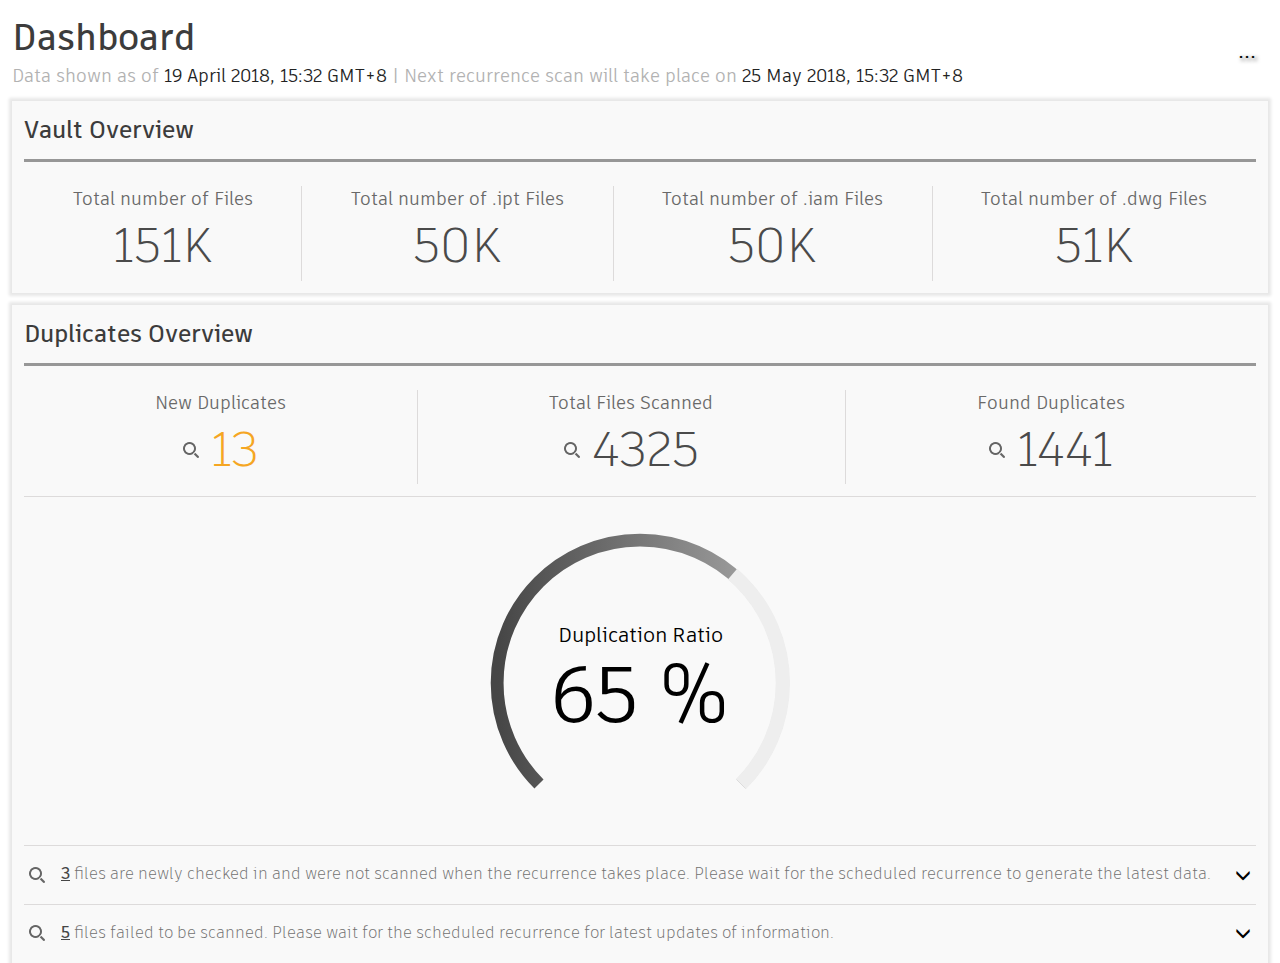
<file: index.html>
<!DOCTYPE html><html lang="en"><head><meta charset="utf-8"><meta name="viewport" content="width=device-width,initial-scale=1,shrink-to-fit=no"><meta name="theme-color" content="#000000"><link rel="manifest" href="/manifest.json"><link rel="shortcut icon" href="/favicon.ico"><title>React App</title><link href="/static/css/main.bd80f30b.css" rel="stylesheet"></head><body><noscript>You need to enable JavaScript to run this app.</noscript><div id="root"><div class="Dashboard" data-reactroot=""><div class="flex-container-space-between-flex-items"><div><div class="dashboard-title">Dashboard</div><div class="dashboard-scanning-dates-description"><span>Data shown as of </span><span class="scanning-date">19 April 2018, 15:32 GMT+8</span><span> | </span><span>Next recurrence scan will take place on </span><span class="scanning-date">25 May 2018, 15:32 GMT+8</span></div></div><div class="align-self-center dropdown btn-group"><button id="" role="button" aria-haspopup="true" aria-expanded="false" type="button" class="dropdown-toggle btn btn-transparent">...</button><ul role="menu" class="dropdown-menu dropdown-menu-right" aria-labelledby=""><li role="presentation" class=""><a role="menuitem" tabindex="-1" href="#">View Duplicates Administrator Settings</a></li><li role="presentation" class=""><a role="menuitem" tabindex="-1" href="#">Export to PDF</a></li><li role="presentation" class="disabled"><a role="menuitem" tabindex="-1" href="#">Customize Dashboard</a></li></ul></div></div><div class="overview-panel"><div class="overview-panel-title"><div>Vault Overview</div><div class="horizontal-line"></div></div><div class="flex-container-space-between-flex-items"><div class="badge-content"><div class="badge-caption">Total number of Files</div><div class="badge-number">151K</div></div><div class="vertical-line"></div><div class="badge-content"><div class="badge-caption">Total number of .ipt Files</div><div class="badge-number">50K</div></div><div class="vertical-line"></div><div class="badge-content"><div class="badge-caption">Total number of .iam Files</div><div class="badge-number">50K</div></div><div class="vertical-line"></div><div class="badge-content"><div class="badge-caption">Total number of .dwg Files</div><div class="badge-number">51K</div></div></div></div><div class="overview-panel"><div class="overview-panel-title"><div>Duplicates Overview</div><div class="horizontal-line"></div></div><div class="flex-container-space-between-flex-items"><div class="badge-content"><div class="badge-caption">New Duplicates</div><div class="flex-container-center-flex-item"><img class="badge-image" src="[data-uri]" alt=""><div class="badge-number badge-number-orange">13</div></div></div><div class="vertical-line"></div><div class="badge-content"><div class="badge-caption">Total Files Scanned</div><div class="flex-container-center-flex-item"><img class="badge-image" src="[data-uri]" alt=""><div class="badge-number">4325</div></div></div><div class="vertical-line"></div><div class="badge-content"><div class="badge-caption">Found Duplicates</div><div class="flex-container-center-flex-item"><img class="badge-image" src="[data-uri]" alt=""><div class="badge-number">1441</div></div></div></div><div class="thin-horizontal-line"></div><div class="flex-container-center-flex-item"><svg viewBox="-105 -105 210 210" class="duplication-ratio-svg"><defs><lineargradient id="gradientColor"><stop offset="0%" class="duplication-ratio-stop1"></stop><stop offset="100%" class="duplication-ratio-stop2"></stop></lineargradient></defs><path class="duplication-ratio-path" style="stroke:url(#gradientColor)" d="M-70.71067811865476,70.71067811865476 a100,100 0 1 1 141.4213562373095,0" stroke-width="9"></path><path class="duplication-ratio-path duplication-ratio-rest-path-color" d="M-70.71067811865476,70.71067811865476 a100,100 0 1 1 141.4213562373095,0" stroke-width="10" pathLength="100" stroke-dasharray="100" stroke-dashoffset="-65"></path><text x="0" y="-2em" class="duplication-ratio-caption">Duplication Ratio</text><text x="0" y="0.5em" class="duplication-ratio-percentage">65 %</text></svg></div><div class="thin-horizontal-line"></div><div class="panel panel-transparent"><div aria-expanded="false" class="collapsed"><div class="panel-heading"><div class="panel-title"><div class="flex-container-space-between-flex-items"><div class="flex-container"><img src="[data-uri]" alt="" class="normal-img-height-width file-info-list-img"><div class="file-info-list-head-text"><span class="file-info-list-number">3</span><span class="prepend-space">files are newly checked in and were not scanned when the recurrence takes place. Please wait for the scheduled recurrence to generate the latest data.</span></div></div><span class="align-self-center glyph-padding-left glyphicon glyphicon-menu-down"></span></div></div></div></div><div class="panel-collapse collapse"><div class="panel-body"><ul class="list-group list-group-margin"><li class="list-group-item list-group-item-transparent">FileName1<!-- --> | <!-- -->File Folder Path or Location<!-- --> |<!-- --> <!-- -->Failure Reason Details</li><li class="list-group-item list-group-item-transparent">FileName2<!-- --> | <!-- -->File Folder Path or Location<!-- --> |<!-- --> <!-- -->Failure Reason Details</li><li class="list-group-item list-group-item-transparent">FileName3<!-- --> | <!-- -->File Folder Path or Location<!-- --> |<!-- --> <!-- -->Failure Reason Details</li></ul></div></div></div><div class="thin-horizontal-line"></div><div class="panel panel-transparent"><div aria-expanded="false" class="collapsed"><div class="panel-heading"><div class="panel-title"><div class="flex-container-space-between-flex-items"><div class="flex-container"><img src="[data-uri]" alt="" class="normal-img-height-width file-info-list-img"><div class="file-info-list-head-text"><span class="file-info-list-number">5</span><span class="prepend-space">files failed to be scanned. Please wait for the scheduled recurrence for latest updates of information.</span></div></div><span class="align-self-center glyph-padding-left glyphicon glyphicon-menu-down"></span></div></div></div></div><div class="panel-collapse collapse"><div class="panel-body"><ul class="list-group list-group-margin"><li class="list-group-item list-group-item-transparent">FileName1<!-- --> | <!-- -->File Folder Path or Location<!-- --> |<!-- --> <!-- -->Failure Reason Details</li><li class="list-group-item list-group-item-transparent">FileName2<!-- --> | <!-- -->File Folder Path or Location<!-- --> |<!-- --> <!-- -->Failure Reason Details</li><li class="list-group-item list-group-item-transparent">FileName3<!-- --> | <!-- -->File Folder Path or Location<!-- --> |<!-- --> <!-- -->Failure Reason Details</li><li class="list-group-item list-group-item-transparent">FileName4<!-- --> | <!-- -->File Folder Path or Location<!-- --> |<!-- --> <!-- -->Failure Reason Details</li><li class="list-group-item list-group-item-transparent">FileName5<!-- --> | <!-- -->File Folder Path or Location<!-- --> |<!-- --> <!-- -->Failure Reason Details</li></ul></div></div></div></div></div></div><script type="text/javascript" src="/static/js/main.60fed2b4.js"></script></body></html>
</file>
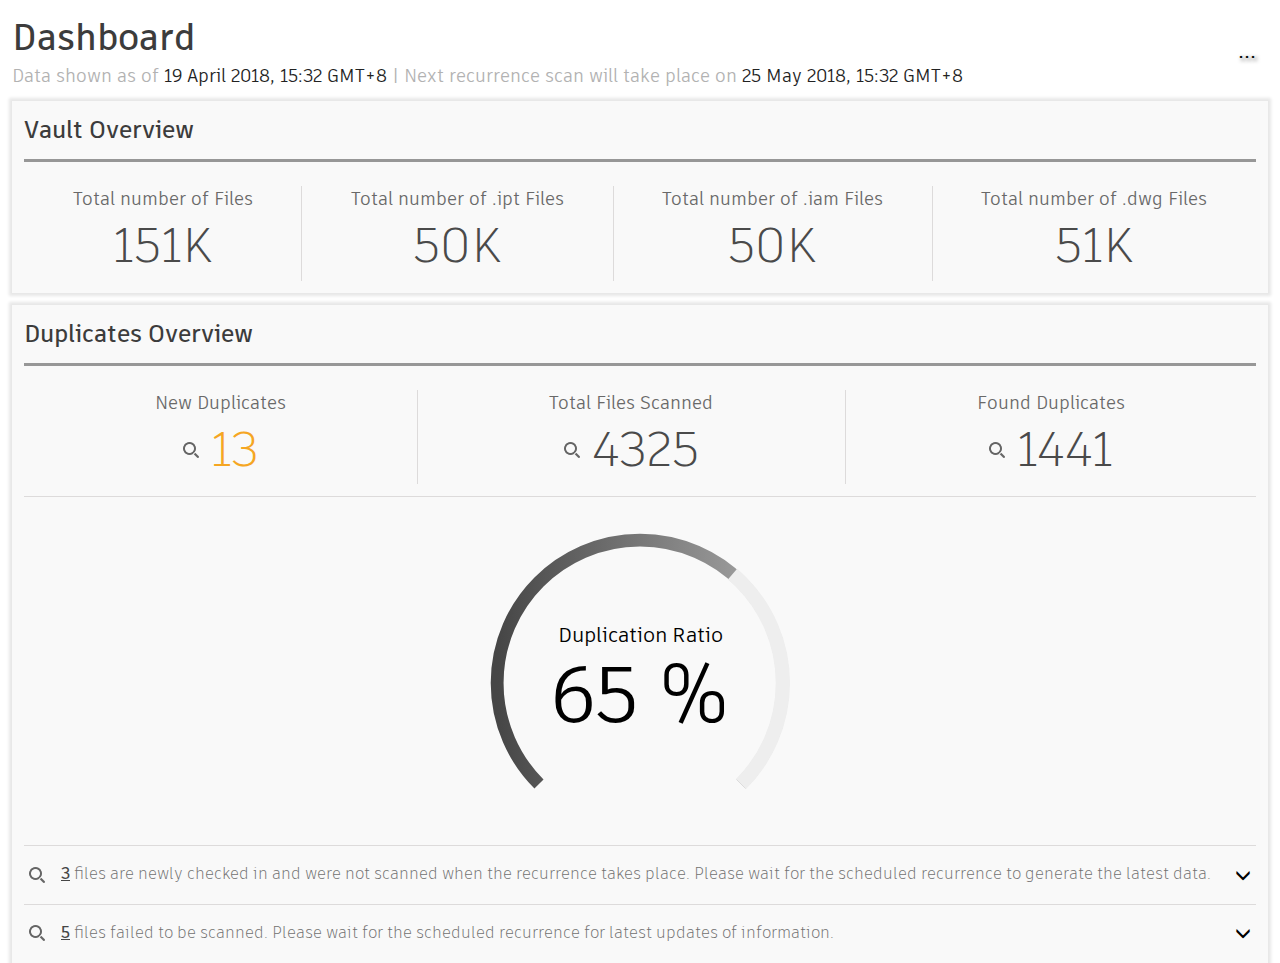
<file: 200.html>
<!DOCTYPE html><html lang="en"><head><meta charset="utf-8"><meta name="viewport" content="width=device-width,initial-scale=1,shrink-to-fit=no"><meta name="theme-color" content="#000000"><link rel="manifest" href="/manifest.json"><link rel="shortcut icon" href="/favicon.ico"><title>React App</title><link href="/static/css/main.bd80f30b.css" rel="stylesheet"></head><body><noscript>You need to enable JavaScript to run this app.</noscript><div id="root"></div><script type="text/javascript" src="/static/js/main.60fed2b4.js"></script></body></html>
</file>
<file: static/css/main.bd80f30b.css>
body{margin:0;padding:0;font-family:sans-serif}/*!
 * Bootstrap v3.3.7 (http://getbootstrap.com)
 * Copyright 2011-2016 Twitter, Inc.
 * Licensed under MIT (https://github.com/twbs/bootstrap/blob/master/LICENSE)
 */
/*! normalize.css v3.0.3 | MIT License | github.com/necolas/normalize.css */html{font-family:sans-serif;-webkit-text-size-adjust:100%;-ms-text-size-adjust:100%}body{margin:0}article,aside,details,figcaption,figure,footer,header,hgroup,main,menu,nav,section,summary{display:block}audio,canvas,progress,video{display:inline-block;vertical-align:baseline}audio:not([controls]){display:none;height:0}[hidden],template{display:none}a{background-color:transparent}a:active,a:hover{outline:0}abbr[title]{border-bottom:1px dotted}b,strong{font-weight:700}dfn{font-style:italic}h1{margin:.67em 0;font-size:2em}mark{color:#000;background:#ff0}small{font-size:80%}sub,sup{position:relative;font-size:75%;line-height:0;vertical-align:baseline}sup{top:-.5em}sub{bottom:-.25em}img{border:0}svg:not(:root){overflow:hidden}figure{margin:1em 40px}hr{height:0;-webkit-box-sizing:content-box;box-sizing:content-box}pre{overflow:auto}code,kbd,pre,samp{font-family:monospace,monospace;font-size:1em}button,input,optgroup,select,textarea{margin:0;font:inherit;color:inherit}button{overflow:visible}button,select{text-transform:none}button,html input[type=button],input[type=reset],input[type=submit]{-webkit-appearance:button;cursor:pointer}button[disabled],html input[disabled]{cursor:default}button::-moz-focus-inner,input::-moz-focus-inner{padding:0;border:0}input{line-height:normal}input[type=checkbox],input[type=radio]{-webkit-box-sizing:border-box;box-sizing:border-box;padding:0}input[type=number]::-webkit-inner-spin-button,input[type=number]::-webkit-outer-spin-button{height:auto}input[type=search]{-webkit-box-sizing:content-box;box-sizing:content-box;-webkit-appearance:textfield}input[type=search]::-webkit-search-cancel-button,input[type=search]::-webkit-search-decoration{-webkit-appearance:none}fieldset{padding:.35em .625em .75em;margin:0 2px;border:1px solid silver}textarea{overflow:auto}optgroup{font-weight:700}table{border-spacing:0;border-collapse:collapse}td,th{padding:0}
/*! Source: https://github.com/h5bp/html5-boilerplate/blob/master/src/css/main.css */@media print{*,:after,:before{color:#000!important;text-shadow:none!important;background:transparent!important;-webkit-box-shadow:none!important;box-shadow:none!important}a,a:visited{text-decoration:underline}a[href]:after{content:" (" attr(href) ")"}abbr[title]:after{content:" (" attr(title) ")"}a[href^="#"]:after,a[href^="javascript:"]:after{content:""}blockquote,pre{border:1px solid #999;page-break-inside:avoid}thead{display:table-header-group}img,tr{page-break-inside:avoid}img{max-width:100%!important}h2,h3,p{orphans:3;widows:3}h2,h3{page-break-after:avoid}.navbar{display:none}.btn>.caret,.dropup>.btn>.caret{border-top-color:#000!important}.label{border:1px solid #000}.table{border-collapse:collapse!important}.table td,.table th{background-color:#fff!important}.table-bordered td,.table-bordered th{border:1px solid #ddd!important}}@font-face{font-family:Glyphicons Halflings;src:url(/static/media/glyphicons-halflings-regular.f4769f9b.eot);src:url(/static/media/glyphicons-halflings-regular.f4769f9b.eot?#iefix) format("embedded-opentype"),url(/static/media/glyphicons-halflings-regular.448c34a5.woff2) format("woff2"),url(/static/media/glyphicons-halflings-regular.fa277232.woff) format("woff"),url(/static/media/glyphicons-halflings-regular.e18bbf61.ttf) format("truetype"),url(/static/media/glyphicons-halflings-regular.89889688.svg#glyphicons_halflingsregular) format("svg")}.glyphicon{position:relative;top:1px;display:inline-block;font-family:Glyphicons Halflings;font-style:normal;font-weight:400;line-height:1;-webkit-font-smoothing:antialiased;-moz-osx-font-smoothing:grayscale}.glyphicon-asterisk:before{content:"*"}.glyphicon-plus:before{content:"+"}.glyphicon-eur:before,.glyphicon-euro:before{content:"\20AC"}.glyphicon-minus:before{content:"\2212"}.glyphicon-cloud:before{content:"\2601"}.glyphicon-envelope:before{content:"\2709"}.glyphicon-pencil:before{content:"\270F"}.glyphicon-glass:before{content:"\E001"}.glyphicon-music:before{content:"\E002"}.glyphicon-search:before{content:"\E003"}.glyphicon-heart:before{content:"\E005"}.glyphicon-star:before{content:"\E006"}.glyphicon-star-empty:before{content:"\E007"}.glyphicon-user:before{content:"\E008"}.glyphicon-film:before{content:"\E009"}.glyphicon-th-large:before{content:"\E010"}.glyphicon-th:before{content:"\E011"}.glyphicon-th-list:before{content:"\E012"}.glyphicon-ok:before{content:"\E013"}.glyphicon-remove:before{content:"\E014"}.glyphicon-zoom-in:before{content:"\E015"}.glyphicon-zoom-out:before{content:"\E016"}.glyphicon-off:before{content:"\E017"}.glyphicon-signal:before{content:"\E018"}.glyphicon-cog:before{content:"\E019"}.glyphicon-trash:before{content:"\E020"}.glyphicon-home:before{content:"\E021"}.glyphicon-file:before{content:"\E022"}.glyphicon-time:before{content:"\E023"}.glyphicon-road:before{content:"\E024"}.glyphicon-download-alt:before{content:"\E025"}.glyphicon-download:before{content:"\E026"}.glyphicon-upload:before{content:"\E027"}.glyphicon-inbox:before{content:"\E028"}.glyphicon-play-circle:before{content:"\E029"}.glyphicon-repeat:before{content:"\E030"}.glyphicon-refresh:before{content:"\E031"}.glyphicon-list-alt:before{content:"\E032"}.glyphicon-lock:before{content:"\E033"}.glyphicon-flag:before{content:"\E034"}.glyphicon-headphones:before{content:"\E035"}.glyphicon-volume-off:before{content:"\E036"}.glyphicon-volume-down:before{content:"\E037"}.glyphicon-volume-up:before{content:"\E038"}.glyphicon-qrcode:before{content:"\E039"}.glyphicon-barcode:before{content:"\E040"}.glyphicon-tag:before{content:"\E041"}.glyphicon-tags:before{content:"\E042"}.glyphicon-book:before{content:"\E043"}.glyphicon-bookmark:before{content:"\E044"}.glyphicon-print:before{content:"\E045"}.glyphicon-camera:before{content:"\E046"}.glyphicon-font:before{content:"\E047"}.glyphicon-bold:before{content:"\E048"}.glyphicon-italic:before{content:"\E049"}.glyphicon-text-height:before{content:"\E050"}.glyphicon-text-width:before{content:"\E051"}.glyphicon-align-left:before{content:"\E052"}.glyphicon-align-center:before{content:"\E053"}.glyphicon-align-right:before{content:"\E054"}.glyphicon-align-justify:before{content:"\E055"}.glyphicon-list:before{content:"\E056"}.glyphicon-indent-left:before{content:"\E057"}.glyphicon-indent-right:before{content:"\E058"}.glyphicon-facetime-video:before{content:"\E059"}.glyphicon-picture:before{content:"\E060"}.glyphicon-map-marker:before{content:"\E062"}.glyphicon-adjust:before{content:"\E063"}.glyphicon-tint:before{content:"\E064"}.glyphicon-edit:before{content:"\E065"}.glyphicon-share:before{content:"\E066"}.glyphicon-check:before{content:"\E067"}.glyphicon-move:before{content:"\E068"}.glyphicon-step-backward:before{content:"\E069"}.glyphicon-fast-backward:before{content:"\E070"}.glyphicon-backward:before{content:"\E071"}.glyphicon-play:before{content:"\E072"}.glyphicon-pause:before{content:"\E073"}.glyphicon-stop:before{content:"\E074"}.glyphicon-forward:before{content:"\E075"}.glyphicon-fast-forward:before{content:"\E076"}.glyphicon-step-forward:before{content:"\E077"}.glyphicon-eject:before{content:"\E078"}.glyphicon-chevron-left:before{content:"\E079"}.glyphicon-chevron-right:before{content:"\E080"}.glyphicon-plus-sign:before{content:"\E081"}.glyphicon-minus-sign:before{content:"\E082"}.glyphicon-remove-sign:before{content:"\E083"}.glyphicon-ok-sign:before{content:"\E084"}.glyphicon-question-sign:before{content:"\E085"}.glyphicon-info-sign:before{content:"\E086"}.glyphicon-screenshot:before{content:"\E087"}.glyphicon-remove-circle:before{content:"\E088"}.glyphicon-ok-circle:before{content:"\E089"}.glyphicon-ban-circle:before{content:"\E090"}.glyphicon-arrow-left:before{content:"\E091"}.glyphicon-arrow-right:before{content:"\E092"}.glyphicon-arrow-up:before{content:"\E093"}.glyphicon-arrow-down:before{content:"\E094"}.glyphicon-share-alt:before{content:"\E095"}.glyphicon-resize-full:before{content:"\E096"}.glyphicon-resize-small:before{content:"\E097"}.glyphicon-exclamation-sign:before{content:"\E101"}.glyphicon-gift:before{content:"\E102"}.glyphicon-leaf:before{content:"\E103"}.glyphicon-fire:before{content:"\E104"}.glyphicon-eye-open:before{content:"\E105"}.glyphicon-eye-close:before{content:"\E106"}.glyphicon-warning-sign:before{content:"\E107"}.glyphicon-plane:before{content:"\E108"}.glyphicon-calendar:before{content:"\E109"}.glyphicon-random:before{content:"\E110"}.glyphicon-comment:before{content:"\E111"}.glyphicon-magnet:before{content:"\E112"}.glyphicon-chevron-up:before{content:"\E113"}.glyphicon-chevron-down:before{content:"\E114"}.glyphicon-retweet:before{content:"\E115"}.glyphicon-shopping-cart:before{content:"\E116"}.glyphicon-folder-close:before{content:"\E117"}.glyphicon-folder-open:before{content:"\E118"}.glyphicon-resize-vertical:before{content:"\E119"}.glyphicon-resize-horizontal:before{content:"\E120"}.glyphicon-hdd:before{content:"\E121"}.glyphicon-bullhorn:before{content:"\E122"}.glyphicon-bell:before{content:"\E123"}.glyphicon-certificate:before{content:"\E124"}.glyphicon-thumbs-up:before{content:"\E125"}.glyphicon-thumbs-down:before{content:"\E126"}.glyphicon-hand-right:before{content:"\E127"}.glyphicon-hand-left:before{content:"\E128"}.glyphicon-hand-up:before{content:"\E129"}.glyphicon-hand-down:before{content:"\E130"}.glyphicon-circle-arrow-right:before{content:"\E131"}.glyphicon-circle-arrow-left:before{content:"\E132"}.glyphicon-circle-arrow-up:before{content:"\E133"}.glyphicon-circle-arrow-down:before{content:"\E134"}.glyphicon-globe:before{content:"\E135"}.glyphicon-wrench:before{content:"\E136"}.glyphicon-tasks:before{content:"\E137"}.glyphicon-filter:before{content:"\E138"}.glyphicon-briefcase:before{content:"\E139"}.glyphicon-fullscreen:before{content:"\E140"}.glyphicon-dashboard:before{content:"\E141"}.glyphicon-paperclip:before{content:"\E142"}.glyphicon-heart-empty:before{content:"\E143"}.glyphicon-link:before{content:"\E144"}.glyphicon-phone:before{content:"\E145"}.glyphicon-pushpin:before{content:"\E146"}.glyphicon-usd:before{content:"\E148"}.glyphicon-gbp:before{content:"\E149"}.glyphicon-sort:before{content:"\E150"}.glyphicon-sort-by-alphabet:before{content:"\E151"}.glyphicon-sort-by-alphabet-alt:before{content:"\E152"}.glyphicon-sort-by-order:before{content:"\E153"}.glyphicon-sort-by-order-alt:before{content:"\E154"}.glyphicon-sort-by-attributes:before{content:"\E155"}.glyphicon-sort-by-attributes-alt:before{content:"\E156"}.glyphicon-unchecked:before{content:"\E157"}.glyphicon-expand:before{content:"\E158"}.glyphicon-collapse-down:before{content:"\E159"}.glyphicon-collapse-up:before{content:"\E160"}.glyphicon-log-in:before{content:"\E161"}.glyphicon-flash:before{content:"\E162"}.glyphicon-log-out:before{content:"\E163"}.glyphicon-new-window:before{content:"\E164"}.glyphicon-record:before{content:"\E165"}.glyphicon-save:before{content:"\E166"}.glyphicon-open:before{content:"\E167"}.glyphicon-saved:before{content:"\E168"}.glyphicon-import:before{content:"\E169"}.glyphicon-export:before{content:"\E170"}.glyphicon-send:before{content:"\E171"}.glyphicon-floppy-disk:before{content:"\E172"}.glyphicon-floppy-saved:before{content:"\E173"}.glyphicon-floppy-remove:before{content:"\E174"}.glyphicon-floppy-save:before{content:"\E175"}.glyphicon-floppy-open:before{content:"\E176"}.glyphicon-credit-card:before{content:"\E177"}.glyphicon-transfer:before{content:"\E178"}.glyphicon-cutlery:before{content:"\E179"}.glyphicon-header:before{content:"\E180"}.glyphicon-compressed:before{content:"\E181"}.glyphicon-earphone:before{content:"\E182"}.glyphicon-phone-alt:before{content:"\E183"}.glyphicon-tower:before{content:"\E184"}.glyphicon-stats:before{content:"\E185"}.glyphicon-sd-video:before{content:"\E186"}.glyphicon-hd-video:before{content:"\E187"}.glyphicon-subtitles:before{content:"\E188"}.glyphicon-sound-stereo:before{content:"\E189"}.glyphicon-sound-dolby:before{content:"\E190"}.glyphicon-sound-5-1:before{content:"\E191"}.glyphicon-sound-6-1:before{content:"\E192"}.glyphicon-sound-7-1:before{content:"\E193"}.glyphicon-copyright-mark:before{content:"\E194"}.glyphicon-registration-mark:before{content:"\E195"}.glyphicon-cloud-download:before{content:"\E197"}.glyphicon-cloud-upload:before{content:"\E198"}.glyphicon-tree-conifer:before{content:"\E199"}.glyphicon-tree-deciduous:before{content:"\E200"}.glyphicon-cd:before{content:"\E201"}.glyphicon-save-file:before{content:"\E202"}.glyphicon-open-file:before{content:"\E203"}.glyphicon-level-up:before{content:"\E204"}.glyphicon-copy:before{content:"\E205"}.glyphicon-paste:before{content:"\E206"}.glyphicon-alert:before{content:"\E209"}.glyphicon-equalizer:before{content:"\E210"}.glyphicon-king:before{content:"\E211"}.glyphicon-queen:before{content:"\E212"}.glyphicon-pawn:before{content:"\E213"}.glyphicon-bishop:before{content:"\E214"}.glyphicon-knight:before{content:"\E215"}.glyphicon-baby-formula:before{content:"\E216"}.glyphicon-tent:before{content:"\26FA"}.glyphicon-blackboard:before{content:"\E218"}.glyphicon-bed:before{content:"\E219"}.glyphicon-apple:before{content:"\F8FF"}.glyphicon-erase:before{content:"\E221"}.glyphicon-hourglass:before{content:"\231B"}.glyphicon-lamp:before{content:"\E223"}.glyphicon-duplicate:before{content:"\E224"}.glyphicon-piggy-bank:before{content:"\E225"}.glyphicon-scissors:before{content:"\E226"}.glyphicon-bitcoin:before,.glyphicon-btc:before,.glyphicon-xbt:before{content:"\E227"}.glyphicon-jpy:before,.glyphicon-yen:before{content:"\A5"}.glyphicon-rub:before,.glyphicon-ruble:before{content:"\20BD"}.glyphicon-scale:before{content:"\E230"}.glyphicon-ice-lolly:before{content:"\E231"}.glyphicon-ice-lolly-tasted:before{content:"\E232"}.glyphicon-education:before{content:"\E233"}.glyphicon-option-horizontal:before{content:"\E234"}.glyphicon-option-vertical:before{content:"\E235"}.glyphicon-menu-hamburger:before{content:"\E236"}.glyphicon-modal-window:before{content:"\E237"}.glyphicon-oil:before{content:"\E238"}.glyphicon-grain:before{content:"\E239"}.glyphicon-sunglasses:before{content:"\E240"}.glyphicon-text-size:before{content:"\E241"}.glyphicon-text-color:before{content:"\E242"}.glyphicon-text-background:before{content:"\E243"}.glyphicon-object-align-top:before{content:"\E244"}.glyphicon-object-align-bottom:before{content:"\E245"}.glyphicon-object-align-horizontal:before{content:"\E246"}.glyphicon-object-align-left:before{content:"\E247"}.glyphicon-object-align-vertical:before{content:"\E248"}.glyphicon-object-align-right:before{content:"\E249"}.glyphicon-triangle-right:before{content:"\E250"}.glyphicon-triangle-left:before{content:"\E251"}.glyphicon-triangle-bottom:before{content:"\E252"}.glyphicon-triangle-top:before{content:"\E253"}.glyphicon-console:before{content:"\E254"}.glyphicon-superscript:before{content:"\E255"}.glyphicon-subscript:before{content:"\E256"}.glyphicon-menu-left:before{content:"\E257"}.glyphicon-menu-right:before{content:"\E258"}.glyphicon-menu-down:before{content:"\E259"}.glyphicon-menu-up:before{content:"\E260"}*,:after,:before{-webkit-box-sizing:border-box;box-sizing:border-box}html{font-size:10px;-webkit-tap-highlight-color:rgba(0,0,0,0)}body{font-family:Helvetica Neue,Helvetica,Arial,sans-serif;font-size:14px;line-height:1.42857143;color:#333;background-color:#fff}button,input,select,textarea{font-family:inherit;font-size:inherit;line-height:inherit}a{color:#337ab7;text-decoration:none}a:focus,a:hover{color:#23527c;text-decoration:underline}a:focus{outline:5px auto -webkit-focus-ring-color;outline-offset:-2px}figure{margin:0}img{vertical-align:middle}.carousel-inner>.item>a>img,.carousel-inner>.item>img,.img-responsive,.thumbnail>img,.thumbnail a>img{display:block;max-width:100%;height:auto}.img-rounded{border-radius:6px}.img-thumbnail{display:inline-block;max-width:100%;height:auto;padding:4px;line-height:1.42857143;background-color:#fff;border:1px solid #ddd;border-radius:4px;-webkit-transition:all .2s ease-in-out;-o-transition:all .2s ease-in-out;transition:all .2s ease-in-out}.img-circle{border-radius:50%}hr{margin-top:20px;margin-bottom:20px;border:0;border-top:1px solid #eee}.sr-only{position:absolute;width:1px;height:1px;padding:0;margin:-1px;overflow:hidden;clip:rect(0,0,0,0);border:0}.sr-only-focusable:active,.sr-only-focusable:focus{position:static;width:auto;height:auto;margin:0;overflow:visible;clip:auto}[role=button]{cursor:pointer}.h1,.h2,.h3,.h4,.h5,.h6,h1,h2,h3,h4,h5,h6{font-family:inherit;font-weight:500;line-height:1.1;color:inherit}.h1 .small,.h1 small,.h2 .small,.h2 small,.h3 .small,.h3 small,.h4 .small,.h4 small,.h5 .small,.h5 small,.h6 .small,.h6 small,h1 .small,h1 small,h2 .small,h2 small,h3 .small,h3 small,h4 .small,h4 small,h5 .small,h5 small,h6 .small,h6 small{font-weight:400;line-height:1;color:#777}.h1,.h2,.h3,h1,h2,h3{margin-top:20px;margin-bottom:10px}.h1 .small,.h1 small,.h2 .small,.h2 small,.h3 .small,.h3 small,h1 .small,h1 small,h2 .small,h2 small,h3 .small,h3 small{font-size:65%}.h4,.h5,.h6,h4,h5,h6{margin-top:10px;margin-bottom:10px}.h4 .small,.h4 small,.h5 .small,.h5 small,.h6 .small,.h6 small,h4 .small,h4 small,h5 .small,h5 small,h6 .small,h6 small{font-size:75%}.h1,h1{font-size:36px}.h2,h2{font-size:30px}.h3,h3{font-size:24px}.h4,h4{font-size:18px}.h5,h5{font-size:14px}.h6,h6{font-size:12px}p{margin:0 0 10px}.lead{margin-bottom:20px;font-size:16px;font-weight:300;line-height:1.4}@media (min-width:768px){.lead{font-size:21px}}.small,small{font-size:85%}.mark,mark{padding:.2em;background-color:#fcf8e3}.text-left{text-align:left}.text-right{text-align:right}.text-center{text-align:center}.text-justify{text-align:justify}.text-nowrap{white-space:nowrap}.text-lowercase{text-transform:lowercase}.text-uppercase{text-transform:uppercase}.text-capitalize{text-transform:capitalize}.text-muted{color:#777}.text-primary{color:#337ab7}a.text-primary:focus,a.text-primary:hover{color:#286090}.text-success{color:#3c763d}a.text-success:focus,a.text-success:hover{color:#2b542c}.text-info{color:#31708f}a.text-info:focus,a.text-info:hover{color:#245269}.text-warning{color:#8a6d3b}a.text-warning:focus,a.text-warning:hover{color:#66512c}.text-danger{color:#a94442}a.text-danger:focus,a.text-danger:hover{color:#843534}.bg-primary{color:#fff;background-color:#337ab7}a.bg-primary:focus,a.bg-primary:hover{background-color:#286090}.bg-success{background-color:#dff0d8}a.bg-success:focus,a.bg-success:hover{background-color:#c1e2b3}.bg-info{background-color:#d9edf7}a.bg-info:focus,a.bg-info:hover{background-color:#afd9ee}.bg-warning{background-color:#fcf8e3}a.bg-warning:focus,a.bg-warning:hover{background-color:#f7ecb5}.bg-danger{background-color:#f2dede}a.bg-danger:focus,a.bg-danger:hover{background-color:#e4b9b9}.page-header{padding-bottom:9px;margin:40px 0 20px;border-bottom:1px solid #eee}ol,ul{margin-top:0;margin-bottom:10px}ol ol,ol ul,ul ol,ul ul{margin-bottom:0}.list-inline,.list-unstyled{padding-left:0;list-style:none}.list-inline{margin-left:-5px}.list-inline>li{display:inline-block;padding-right:5px;padding-left:5px}dl{margin-top:0;margin-bottom:20px}dd,dt{line-height:1.42857143}dt{font-weight:700}dd{margin-left:0}@media (min-width:768px){.dl-horizontal dt{float:left;width:160px;overflow:hidden;clear:left;text-align:right;-o-text-overflow:ellipsis;text-overflow:ellipsis;white-space:nowrap}.dl-horizontal dd{margin-left:180px}}abbr[data-original-title],abbr[title]{cursor:help;border-bottom:1px dotted #777}.initialism{font-size:90%;text-transform:uppercase}blockquote{padding:10px 20px;margin:0 0 20px;font-size:17.5px;border-left:5px solid #eee}blockquote ol:last-child,blockquote p:last-child,blockquote ul:last-child{margin-bottom:0}blockquote .small,blockquote footer,blockquote small{display:block;font-size:80%;line-height:1.42857143;color:#777}blockquote .small:before,blockquote footer:before,blockquote small:before{content:"\2014   \A0"}.blockquote-reverse,blockquote.pull-right{padding-right:15px;padding-left:0;text-align:right;border-right:5px solid #eee;border-left:0}.blockquote-reverse .small:before,.blockquote-reverse footer:before,.blockquote-reverse small:before,blockquote.pull-right .small:before,blockquote.pull-right footer:before,blockquote.pull-right small:before{content:""}.blockquote-reverse .small:after,.blockquote-reverse footer:after,.blockquote-reverse small:after,blockquote.pull-right .small:after,blockquote.pull-right footer:after,blockquote.pull-right small:after{content:"\A0   \2014"}address{margin-bottom:20px;font-style:normal;line-height:1.42857143}code,kbd,pre,samp{font-family:Menlo,Monaco,Consolas,Courier New,monospace}code{color:#c7254e;background-color:#f9f2f4;border-radius:4px}code,kbd{padding:2px 4px;font-size:90%}kbd{color:#fff;background-color:#333;border-radius:3px;-webkit-box-shadow:inset 0 -1px 0 rgba(0,0,0,.25);box-shadow:inset 0 -1px 0 rgba(0,0,0,.25)}kbd kbd{padding:0;font-size:100%;font-weight:700;-webkit-box-shadow:none;box-shadow:none}pre{display:block;padding:9.5px;margin:0 0 10px;font-size:13px;line-height:1.42857143;color:#333;word-break:break-all;word-wrap:break-word;background-color:#f5f5f5;border:1px solid #ccc;border-radius:4px}pre code{padding:0;font-size:inherit;color:inherit;white-space:pre-wrap;background-color:transparent;border-radius:0}.pre-scrollable{max-height:340px;overflow-y:scroll}.container{padding-right:15px;padding-left:15px;margin-right:auto;margin-left:auto}@media (min-width:768px){.container{width:750px}}@media (min-width:992px){.container{width:970px}}@media (min-width:1200px){.container{width:1170px}}.container-fluid{padding-right:15px;padding-left:15px;margin-right:auto;margin-left:auto}.row{margin-right:-15px;margin-left:-15px}.col-lg-1,.col-lg-2,.col-lg-3,.col-lg-4,.col-lg-5,.col-lg-6,.col-lg-7,.col-lg-8,.col-lg-9,.col-lg-10,.col-lg-11,.col-lg-12,.col-md-1,.col-md-2,.col-md-3,.col-md-4,.col-md-5,.col-md-6,.col-md-7,.col-md-8,.col-md-9,.col-md-10,.col-md-11,.col-md-12,.col-sm-1,.col-sm-2,.col-sm-3,.col-sm-4,.col-sm-5,.col-sm-6,.col-sm-7,.col-sm-8,.col-sm-9,.col-sm-10,.col-sm-11,.col-sm-12,.col-xs-1,.col-xs-2,.col-xs-3,.col-xs-4,.col-xs-5,.col-xs-6,.col-xs-7,.col-xs-8,.col-xs-9,.col-xs-10,.col-xs-11,.col-xs-12{position:relative;min-height:1px;padding-right:15px;padding-left:15px}.col-xs-1,.col-xs-2,.col-xs-3,.col-xs-4,.col-xs-5,.col-xs-6,.col-xs-7,.col-xs-8,.col-xs-9,.col-xs-10,.col-xs-11,.col-xs-12{float:left}.col-xs-12{width:100%}.col-xs-11{width:91.66666667%}.col-xs-10{width:83.33333333%}.col-xs-9{width:75%}.col-xs-8{width:66.66666667%}.col-xs-7{width:58.33333333%}.col-xs-6{width:50%}.col-xs-5{width:41.66666667%}.col-xs-4{width:33.33333333%}.col-xs-3{width:25%}.col-xs-2{width:16.66666667%}.col-xs-1{width:8.33333333%}.col-xs-pull-12{right:100%}.col-xs-pull-11{right:91.66666667%}.col-xs-pull-10{right:83.33333333%}.col-xs-pull-9{right:75%}.col-xs-pull-8{right:66.66666667%}.col-xs-pull-7{right:58.33333333%}.col-xs-pull-6{right:50%}.col-xs-pull-5{right:41.66666667%}.col-xs-pull-4{right:33.33333333%}.col-xs-pull-3{right:25%}.col-xs-pull-2{right:16.66666667%}.col-xs-pull-1{right:8.33333333%}.col-xs-pull-0{right:auto}.col-xs-push-12{left:100%}.col-xs-push-11{left:91.66666667%}.col-xs-push-10{left:83.33333333%}.col-xs-push-9{left:75%}.col-xs-push-8{left:66.66666667%}.col-xs-push-7{left:58.33333333%}.col-xs-push-6{left:50%}.col-xs-push-5{left:41.66666667%}.col-xs-push-4{left:33.33333333%}.col-xs-push-3{left:25%}.col-xs-push-2{left:16.66666667%}.col-xs-push-1{left:8.33333333%}.col-xs-push-0{left:auto}.col-xs-offset-12{margin-left:100%}.col-xs-offset-11{margin-left:91.66666667%}.col-xs-offset-10{margin-left:83.33333333%}.col-xs-offset-9{margin-left:75%}.col-xs-offset-8{margin-left:66.66666667%}.col-xs-offset-7{margin-left:58.33333333%}.col-xs-offset-6{margin-left:50%}.col-xs-offset-5{margin-left:41.66666667%}.col-xs-offset-4{margin-left:33.33333333%}.col-xs-offset-3{margin-left:25%}.col-xs-offset-2{margin-left:16.66666667%}.col-xs-offset-1{margin-left:8.33333333%}.col-xs-offset-0{margin-left:0}@media (min-width:768px){.col-sm-1,.col-sm-2,.col-sm-3,.col-sm-4,.col-sm-5,.col-sm-6,.col-sm-7,.col-sm-8,.col-sm-9,.col-sm-10,.col-sm-11,.col-sm-12{float:left}.col-sm-12{width:100%}.col-sm-11{width:91.66666667%}.col-sm-10{width:83.33333333%}.col-sm-9{width:75%}.col-sm-8{width:66.66666667%}.col-sm-7{width:58.33333333%}.col-sm-6{width:50%}.col-sm-5{width:41.66666667%}.col-sm-4{width:33.33333333%}.col-sm-3{width:25%}.col-sm-2{width:16.66666667%}.col-sm-1{width:8.33333333%}.col-sm-pull-12{right:100%}.col-sm-pull-11{right:91.66666667%}.col-sm-pull-10{right:83.33333333%}.col-sm-pull-9{right:75%}.col-sm-pull-8{right:66.66666667%}.col-sm-pull-7{right:58.33333333%}.col-sm-pull-6{right:50%}.col-sm-pull-5{right:41.66666667%}.col-sm-pull-4{right:33.33333333%}.col-sm-pull-3{right:25%}.col-sm-pull-2{right:16.66666667%}.col-sm-pull-1{right:8.33333333%}.col-sm-pull-0{right:auto}.col-sm-push-12{left:100%}.col-sm-push-11{left:91.66666667%}.col-sm-push-10{left:83.33333333%}.col-sm-push-9{left:75%}.col-sm-push-8{left:66.66666667%}.col-sm-push-7{left:58.33333333%}.col-sm-push-6{left:50%}.col-sm-push-5{left:41.66666667%}.col-sm-push-4{left:33.33333333%}.col-sm-push-3{left:25%}.col-sm-push-2{left:16.66666667%}.col-sm-push-1{left:8.33333333%}.col-sm-push-0{left:auto}.col-sm-offset-12{margin-left:100%}.col-sm-offset-11{margin-left:91.66666667%}.col-sm-offset-10{margin-left:83.33333333%}.col-sm-offset-9{margin-left:75%}.col-sm-offset-8{margin-left:66.66666667%}.col-sm-offset-7{margin-left:58.33333333%}.col-sm-offset-6{margin-left:50%}.col-sm-offset-5{margin-left:41.66666667%}.col-sm-offset-4{margin-left:33.33333333%}.col-sm-offset-3{margin-left:25%}.col-sm-offset-2{margin-left:16.66666667%}.col-sm-offset-1{margin-left:8.33333333%}.col-sm-offset-0{margin-left:0}}@media (min-width:992px){.col-md-1,.col-md-2,.col-md-3,.col-md-4,.col-md-5,.col-md-6,.col-md-7,.col-md-8,.col-md-9,.col-md-10,.col-md-11,.col-md-12{float:left}.col-md-12{width:100%}.col-md-11{width:91.66666667%}.col-md-10{width:83.33333333%}.col-md-9{width:75%}.col-md-8{width:66.66666667%}.col-md-7{width:58.33333333%}.col-md-6{width:50%}.col-md-5{width:41.66666667%}.col-md-4{width:33.33333333%}.col-md-3{width:25%}.col-md-2{width:16.66666667%}.col-md-1{width:8.33333333%}.col-md-pull-12{right:100%}.col-md-pull-11{right:91.66666667%}.col-md-pull-10{right:83.33333333%}.col-md-pull-9{right:75%}.col-md-pull-8{right:66.66666667%}.col-md-pull-7{right:58.33333333%}.col-md-pull-6{right:50%}.col-md-pull-5{right:41.66666667%}.col-md-pull-4{right:33.33333333%}.col-md-pull-3{right:25%}.col-md-pull-2{right:16.66666667%}.col-md-pull-1{right:8.33333333%}.col-md-pull-0{right:auto}.col-md-push-12{left:100%}.col-md-push-11{left:91.66666667%}.col-md-push-10{left:83.33333333%}.col-md-push-9{left:75%}.col-md-push-8{left:66.66666667%}.col-md-push-7{left:58.33333333%}.col-md-push-6{left:50%}.col-md-push-5{left:41.66666667%}.col-md-push-4{left:33.33333333%}.col-md-push-3{left:25%}.col-md-push-2{left:16.66666667%}.col-md-push-1{left:8.33333333%}.col-md-push-0{left:auto}.col-md-offset-12{margin-left:100%}.col-md-offset-11{margin-left:91.66666667%}.col-md-offset-10{margin-left:83.33333333%}.col-md-offset-9{margin-left:75%}.col-md-offset-8{margin-left:66.66666667%}.col-md-offset-7{margin-left:58.33333333%}.col-md-offset-6{margin-left:50%}.col-md-offset-5{margin-left:41.66666667%}.col-md-offset-4{margin-left:33.33333333%}.col-md-offset-3{margin-left:25%}.col-md-offset-2{margin-left:16.66666667%}.col-md-offset-1{margin-left:8.33333333%}.col-md-offset-0{margin-left:0}}@media (min-width:1200px){.col-lg-1,.col-lg-2,.col-lg-3,.col-lg-4,.col-lg-5,.col-lg-6,.col-lg-7,.col-lg-8,.col-lg-9,.col-lg-10,.col-lg-11,.col-lg-12{float:left}.col-lg-12{width:100%}.col-lg-11{width:91.66666667%}.col-lg-10{width:83.33333333%}.col-lg-9{width:75%}.col-lg-8{width:66.66666667%}.col-lg-7{width:58.33333333%}.col-lg-6{width:50%}.col-lg-5{width:41.66666667%}.col-lg-4{width:33.33333333%}.col-lg-3{width:25%}.col-lg-2{width:16.66666667%}.col-lg-1{width:8.33333333%}.col-lg-pull-12{right:100%}.col-lg-pull-11{right:91.66666667%}.col-lg-pull-10{right:83.33333333%}.col-lg-pull-9{right:75%}.col-lg-pull-8{right:66.66666667%}.col-lg-pull-7{right:58.33333333%}.col-lg-pull-6{right:50%}.col-lg-pull-5{right:41.66666667%}.col-lg-pull-4{right:33.33333333%}.col-lg-pull-3{right:25%}.col-lg-pull-2{right:16.66666667%}.col-lg-pull-1{right:8.33333333%}.col-lg-pull-0{right:auto}.col-lg-push-12{left:100%}.col-lg-push-11{left:91.66666667%}.col-lg-push-10{left:83.33333333%}.col-lg-push-9{left:75%}.col-lg-push-8{left:66.66666667%}.col-lg-push-7{left:58.33333333%}.col-lg-push-6{left:50%}.col-lg-push-5{left:41.66666667%}.col-lg-push-4{left:33.33333333%}.col-lg-push-3{left:25%}.col-lg-push-2{left:16.66666667%}.col-lg-push-1{left:8.33333333%}.col-lg-push-0{left:auto}.col-lg-offset-12{margin-left:100%}.col-lg-offset-11{margin-left:91.66666667%}.col-lg-offset-10{margin-left:83.33333333%}.col-lg-offset-9{margin-left:75%}.col-lg-offset-8{margin-left:66.66666667%}.col-lg-offset-7{margin-left:58.33333333%}.col-lg-offset-6{margin-left:50%}.col-lg-offset-5{margin-left:41.66666667%}.col-lg-offset-4{margin-left:33.33333333%}.col-lg-offset-3{margin-left:25%}.col-lg-offset-2{margin-left:16.66666667%}.col-lg-offset-1{margin-left:8.33333333%}.col-lg-offset-0{margin-left:0}}table{background-color:transparent}caption{padding-top:8px;padding-bottom:8px;color:#777}caption,th{text-align:left}.table{width:100%;max-width:100%;margin-bottom:20px}.table>tbody>tr>td,.table>tbody>tr>th,.table>tfoot>tr>td,.table>tfoot>tr>th,.table>thead>tr>td,.table>thead>tr>th{padding:8px;line-height:1.42857143;vertical-align:top;border-top:1px solid #ddd}.table>thead>tr>th{vertical-align:bottom;border-bottom:2px solid #ddd}.table>caption+thead>tr:first-child>td,.table>caption+thead>tr:first-child>th,.table>colgroup+thead>tr:first-child>td,.table>colgroup+thead>tr:first-child>th,.table>thead:first-child>tr:first-child>td,.table>thead:first-child>tr:first-child>th{border-top:0}.table>tbody+tbody{border-top:2px solid #ddd}.table .table{background-color:#fff}.table-condensed>tbody>tr>td,.table-condensed>tbody>tr>th,.table-condensed>tfoot>tr>td,.table-condensed>tfoot>tr>th,.table-condensed>thead>tr>td,.table-condensed>thead>tr>th{padding:5px}.table-bordered,.table-bordered>tbody>tr>td,.table-bordered>tbody>tr>th,.table-bordered>tfoot>tr>td,.table-bordered>tfoot>tr>th,.table-bordered>thead>tr>td,.table-bordered>thead>tr>th{border:1px solid #ddd}.table-bordered>thead>tr>td,.table-bordered>thead>tr>th{border-bottom-width:2px}.table-striped>tbody>tr:nth-of-type(odd){background-color:#f9f9f9}.table-hover>tbody>tr:hover{background-color:#f5f5f5}table col[class*=col-]{position:static;display:table-column;float:none}table td[class*=col-],table th[class*=col-]{position:static;display:table-cell;float:none}.table>tbody>tr.active>td,.table>tbody>tr.active>th,.table>tbody>tr>td.active,.table>tbody>tr>th.active,.table>tfoot>tr.active>td,.table>tfoot>tr.active>th,.table>tfoot>tr>td.active,.table>tfoot>tr>th.active,.table>thead>tr.active>td,.table>thead>tr.active>th,.table>thead>tr>td.active,.table>thead>tr>th.active{background-color:#f5f5f5}.table-hover>tbody>tr.active:hover>td,.table-hover>tbody>tr.active:hover>th,.table-hover>tbody>tr:hover>.active,.table-hover>tbody>tr>td.active:hover,.table-hover>tbody>tr>th.active:hover{background-color:#e8e8e8}.table>tbody>tr.success>td,.table>tbody>tr.success>th,.table>tbody>tr>td.success,.table>tbody>tr>th.success,.table>tfoot>tr.success>td,.table>tfoot>tr.success>th,.table>tfoot>tr>td.success,.table>tfoot>tr>th.success,.table>thead>tr.success>td,.table>thead>tr.success>th,.table>thead>tr>td.success,.table>thead>tr>th.success{background-color:#dff0d8}.table-hover>tbody>tr.success:hover>td,.table-hover>tbody>tr.success:hover>th,.table-hover>tbody>tr:hover>.success,.table-hover>tbody>tr>td.success:hover,.table-hover>tbody>tr>th.success:hover{background-color:#d0e9c6}.table>tbody>tr.info>td,.table>tbody>tr.info>th,.table>tbody>tr>td.info,.table>tbody>tr>th.info,.table>tfoot>tr.info>td,.table>tfoot>tr.info>th,.table>tfoot>tr>td.info,.table>tfoot>tr>th.info,.table>thead>tr.info>td,.table>thead>tr.info>th,.table>thead>tr>td.info,.table>thead>tr>th.info{background-color:#d9edf7}.table-hover>tbody>tr.info:hover>td,.table-hover>tbody>tr.info:hover>th,.table-hover>tbody>tr:hover>.info,.table-hover>tbody>tr>td.info:hover,.table-hover>tbody>tr>th.info:hover{background-color:#c4e3f3}.table>tbody>tr.warning>td,.table>tbody>tr.warning>th,.table>tbody>tr>td.warning,.table>tbody>tr>th.warning,.table>tfoot>tr.warning>td,.table>tfoot>tr.warning>th,.table>tfoot>tr>td.warning,.table>tfoot>tr>th.warning,.table>thead>tr.warning>td,.table>thead>tr.warning>th,.table>thead>tr>td.warning,.table>thead>tr>th.warning{background-color:#fcf8e3}.table-hover>tbody>tr.warning:hover>td,.table-hover>tbody>tr.warning:hover>th,.table-hover>tbody>tr:hover>.warning,.table-hover>tbody>tr>td.warning:hover,.table-hover>tbody>tr>th.warning:hover{background-color:#faf2cc}.table>tbody>tr.danger>td,.table>tbody>tr.danger>th,.table>tbody>tr>td.danger,.table>tbody>tr>th.danger,.table>tfoot>tr.danger>td,.table>tfoot>tr.danger>th,.table>tfoot>tr>td.danger,.table>tfoot>tr>th.danger,.table>thead>tr.danger>td,.table>thead>tr.danger>th,.table>thead>tr>td.danger,.table>thead>tr>th.danger{background-color:#f2dede}.table-hover>tbody>tr.danger:hover>td,.table-hover>tbody>tr.danger:hover>th,.table-hover>tbody>tr:hover>.danger,.table-hover>tbody>tr>td.danger:hover,.table-hover>tbody>tr>th.danger:hover{background-color:#ebcccc}.table-responsive{min-height:.01%;overflow-x:auto}@media screen and (max-width:767px){.table-responsive{width:100%;margin-bottom:15px;overflow-y:hidden;-ms-overflow-style:-ms-autohiding-scrollbar;border:1px solid #ddd}.table-responsive>.table{margin-bottom:0}.table-responsive>.table>tbody>tr>td,.table-responsive>.table>tbody>tr>th,.table-responsive>.table>tfoot>tr>td,.table-responsive>.table>tfoot>tr>th,.table-responsive>.table>thead>tr>td,.table-responsive>.table>thead>tr>th{white-space:nowrap}.table-responsive>.table-bordered{border:0}.table-responsive>.table-bordered>tbody>tr>td:first-child,.table-responsive>.table-bordered>tbody>tr>th:first-child,.table-responsive>.table-bordered>tfoot>tr>td:first-child,.table-responsive>.table-bordered>tfoot>tr>th:first-child,.table-responsive>.table-bordered>thead>tr>td:first-child,.table-responsive>.table-bordered>thead>tr>th:first-child{border-left:0}.table-responsive>.table-bordered>tbody>tr>td:last-child,.table-responsive>.table-bordered>tbody>tr>th:last-child,.table-responsive>.table-bordered>tfoot>tr>td:last-child,.table-responsive>.table-bordered>tfoot>tr>th:last-child,.table-responsive>.table-bordered>thead>tr>td:last-child,.table-responsive>.table-bordered>thead>tr>th:last-child{border-right:0}.table-responsive>.table-bordered>tbody>tr:last-child>td,.table-responsive>.table-bordered>tbody>tr:last-child>th,.table-responsive>.table-bordered>tfoot>tr:last-child>td,.table-responsive>.table-bordered>tfoot>tr:last-child>th{border-bottom:0}}fieldset{min-width:0;margin:0}fieldset,legend{padding:0;border:0}legend{display:block;width:100%;margin-bottom:20px;font-size:21px;line-height:inherit;color:#333;border-bottom:1px solid #e5e5e5}label{display:inline-block;max-width:100%;margin-bottom:5px;font-weight:700}input[type=search]{-webkit-box-sizing:border-box;box-sizing:border-box}input[type=checkbox],input[type=radio]{margin:4px 0 0;margin-top:1px\9;line-height:normal}input[type=file]{display:block}input[type=range]{display:block;width:100%}select[multiple],select[size]{height:auto}input[type=checkbox]:focus,input[type=file]:focus,input[type=radio]:focus{outline:5px auto -webkit-focus-ring-color;outline-offset:-2px}output{padding-top:7px}.form-control,output{display:block;font-size:14px;line-height:1.42857143;color:#555}.form-control{width:100%;height:34px;padding:6px 12px;background-color:#fff;background-image:none;border:1px solid #ccc;border-radius:4px;-webkit-box-shadow:inset 0 1px 1px rgba(0,0,0,.075);box-shadow:inset 0 1px 1px rgba(0,0,0,.075);-webkit-transition:border-color .15s ease-in-out,-webkit-box-shadow .15s ease-in-out;-o-transition:border-color ease-in-out .15s,box-shadow ease-in-out .15s;transition:border-color .15s ease-in-out,-webkit-box-shadow .15s ease-in-out;transition:border-color .15s ease-in-out,box-shadow .15s ease-in-out;transition:border-color .15s ease-in-out,box-shadow .15s ease-in-out,-webkit-box-shadow .15s ease-in-out}.form-control:focus{border-color:#66afe9;outline:0;-webkit-box-shadow:inset 0 1px 1px rgba(0,0,0,.075),0 0 8px rgba(102,175,233,.6);box-shadow:inset 0 1px 1px rgba(0,0,0,.075),0 0 8px rgba(102,175,233,.6)}.form-control::-moz-placeholder{color:#999;opacity:1}.form-control:-ms-input-placeholder{color:#999}.form-control::-webkit-input-placeholder{color:#999}.form-control::-ms-expand{background-color:transparent;border:0}.form-control[disabled],.form-control[readonly],fieldset[disabled] .form-control{background-color:#eee;opacity:1}.form-control[disabled],fieldset[disabled] .form-control{cursor:not-allowed}textarea.form-control{height:auto}input[type=search]{-webkit-appearance:none}@media screen and (-webkit-min-device-pixel-ratio:0){input[type=date].form-control,input[type=datetime-local].form-control,input[type=month].form-control,input[type=time].form-control{line-height:34px}.input-group-sm input[type=date],.input-group-sm input[type=datetime-local],.input-group-sm input[type=month],.input-group-sm input[type=time],input[type=date].input-sm,input[type=datetime-local].input-sm,input[type=month].input-sm,input[type=time].input-sm{line-height:30px}.input-group-lg input[type=date],.input-group-lg input[type=datetime-local],.input-group-lg input[type=month],.input-group-lg input[type=time],input[type=date].input-lg,input[type=datetime-local].input-lg,input[type=month].input-lg,input[type=time].input-lg{line-height:46px}}.form-group{margin-bottom:15px}.checkbox,.radio{position:relative;display:block;margin-top:10px;margin-bottom:10px}.checkbox label,.radio label{min-height:20px;padding-left:20px;margin-bottom:0;font-weight:400;cursor:pointer}.checkbox-inline input[type=checkbox],.checkbox input[type=checkbox],.radio-inline input[type=radio],.radio input[type=radio]{position:absolute;margin-top:4px\9;margin-left:-20px}.checkbox+.checkbox,.radio+.radio{margin-top:-5px}.checkbox-inline,.radio-inline{position:relative;display:inline-block;padding-left:20px;margin-bottom:0;font-weight:400;vertical-align:middle;cursor:pointer}.checkbox-inline+.checkbox-inline,.radio-inline+.radio-inline{margin-top:0;margin-left:10px}.checkbox-inline.disabled,.checkbox.disabled label,.radio-inline.disabled,.radio.disabled label,fieldset[disabled] .checkbox-inline,fieldset[disabled] .checkbox label,fieldset[disabled] .radio-inline,fieldset[disabled] .radio label,fieldset[disabled] input[type=checkbox],fieldset[disabled] input[type=radio],input[type=checkbox].disabled,input[type=checkbox][disabled],input[type=radio].disabled,input[type=radio][disabled]{cursor:not-allowed}.form-control-static{min-height:34px;padding-top:7px;padding-bottom:7px;margin-bottom:0}.form-control-static.input-lg,.form-control-static.input-sm{padding-right:0;padding-left:0}.input-sm{height:30px;padding:5px 10px;font-size:12px;line-height:1.5;border-radius:3px}select.input-sm{height:30px;line-height:30px}select[multiple].input-sm,textarea.input-sm{height:auto}.form-group-sm .form-control{height:30px;padding:5px 10px;font-size:12px;line-height:1.5;border-radius:3px}.form-group-sm select.form-control{height:30px;line-height:30px}.form-group-sm select[multiple].form-control,.form-group-sm textarea.form-control{height:auto}.form-group-sm .form-control-static{height:30px;min-height:32px;padding:6px 10px;font-size:12px;line-height:1.5}.input-lg{height:46px;padding:10px 16px;font-size:18px;line-height:1.3333333;border-radius:6px}select.input-lg{height:46px;line-height:46px}select[multiple].input-lg,textarea.input-lg{height:auto}.form-group-lg .form-control{height:46px;padding:10px 16px;font-size:18px;line-height:1.3333333;border-radius:6px}.form-group-lg select.form-control{height:46px;line-height:46px}.form-group-lg select[multiple].form-control,.form-group-lg textarea.form-control{height:auto}.form-group-lg .form-control-static{height:46px;min-height:38px;padding:11px 16px;font-size:18px;line-height:1.3333333}.has-feedback{position:relative}.has-feedback .form-control{padding-right:42.5px}.form-control-feedback{position:absolute;top:0;right:0;z-index:2;display:block;width:34px;height:34px;line-height:34px;text-align:center;pointer-events:none}.form-group-lg .form-control+.form-control-feedback,.input-group-lg+.form-control-feedback,.input-lg+.form-control-feedback{width:46px;height:46px;line-height:46px}.form-group-sm .form-control+.form-control-feedback,.input-group-sm+.form-control-feedback,.input-sm+.form-control-feedback{width:30px;height:30px;line-height:30px}.has-success .checkbox,.has-success .checkbox-inline,.has-success.checkbox-inline label,.has-success.checkbox label,.has-success .control-label,.has-success .help-block,.has-success .radio,.has-success .radio-inline,.has-success.radio-inline label,.has-success.radio label{color:#3c763d}.has-success .form-control{border-color:#3c763d;-webkit-box-shadow:inset 0 1px 1px rgba(0,0,0,.075);box-shadow:inset 0 1px 1px rgba(0,0,0,.075)}.has-success .form-control:focus{border-color:#2b542c;-webkit-box-shadow:inset 0 1px 1px rgba(0,0,0,.075),0 0 6px #67b168;box-shadow:inset 0 1px 1px rgba(0,0,0,.075),0 0 6px #67b168}.has-success .input-group-addon{color:#3c763d;background-color:#dff0d8;border-color:#3c763d}.has-success .form-control-feedback{color:#3c763d}.has-warning .checkbox,.has-warning .checkbox-inline,.has-warning.checkbox-inline label,.has-warning.checkbox label,.has-warning .control-label,.has-warning .help-block,.has-warning .radio,.has-warning .radio-inline,.has-warning.radio-inline label,.has-warning.radio label{color:#8a6d3b}.has-warning .form-control{border-color:#8a6d3b;-webkit-box-shadow:inset 0 1px 1px rgba(0,0,0,.075);box-shadow:inset 0 1px 1px rgba(0,0,0,.075)}.has-warning .form-control:focus{border-color:#66512c;-webkit-box-shadow:inset 0 1px 1px rgba(0,0,0,.075),0 0 6px #c0a16b;box-shadow:inset 0 1px 1px rgba(0,0,0,.075),0 0 6px #c0a16b}.has-warning .input-group-addon{color:#8a6d3b;background-color:#fcf8e3;border-color:#8a6d3b}.has-warning .form-control-feedback{color:#8a6d3b}.has-error .checkbox,.has-error .checkbox-inline,.has-error.checkbox-inline label,.has-error.checkbox label,.has-error .control-label,.has-error .help-block,.has-error .radio,.has-error .radio-inline,.has-error.radio-inline label,.has-error.radio label{color:#a94442}.has-error .form-control{border-color:#a94442;-webkit-box-shadow:inset 0 1px 1px rgba(0,0,0,.075);box-shadow:inset 0 1px 1px rgba(0,0,0,.075)}.has-error .form-control:focus{border-color:#843534;-webkit-box-shadow:inset 0 1px 1px rgba(0,0,0,.075),0 0 6px #ce8483;box-shadow:inset 0 1px 1px rgba(0,0,0,.075),0 0 6px #ce8483}.has-error .input-group-addon{color:#a94442;background-color:#f2dede;border-color:#a94442}.has-error .form-control-feedback{color:#a94442}.has-feedback label~.form-control-feedback{top:25px}.has-feedback label.sr-only~.form-control-feedback{top:0}.help-block{display:block;margin-top:5px;margin-bottom:10px;color:#737373}@media (min-width:768px){.form-inline .form-group{display:inline-block;margin-bottom:0;vertical-align:middle}.form-inline .form-control{display:inline-block;width:auto;vertical-align:middle}.form-inline .form-control-static{display:inline-block}.form-inline .input-group{display:inline-table;vertical-align:middle}.form-inline .input-group .form-control,.form-inline .input-group .input-group-addon,.form-inline .input-group .input-group-btn{width:auto}.form-inline .input-group>.form-control{width:100%}.form-inline .control-label{margin-bottom:0;vertical-align:middle}.form-inline .checkbox,.form-inline .radio{display:inline-block;margin-top:0;margin-bottom:0;vertical-align:middle}.form-inline .checkbox label,.form-inline .radio label{padding-left:0}.form-inline .checkbox input[type=checkbox],.form-inline .radio input[type=radio]{position:relative;margin-left:0}.form-inline .has-feedback .form-control-feedback{top:0}}.form-horizontal .checkbox,.form-horizontal .checkbox-inline,.form-horizontal .radio,.form-horizontal .radio-inline{padding-top:7px;margin-top:0;margin-bottom:0}.form-horizontal .checkbox,.form-horizontal .radio{min-height:27px}.form-horizontal .form-group{margin-right:-15px;margin-left:-15px}@media (min-width:768px){.form-horizontal .control-label{padding-top:7px;margin-bottom:0;text-align:right}}.form-horizontal .has-feedback .form-control-feedback{right:15px}@media (min-width:768px){.form-horizontal .form-group-lg .control-label{padding-top:11px;font-size:18px}}@media (min-width:768px){.form-horizontal .form-group-sm .control-label{padding-top:6px;font-size:12px}}.btn{display:inline-block;padding:6px 12px;margin-bottom:0;font-size:14px;font-weight:400;line-height:1.42857143;text-align:center;white-space:nowrap;vertical-align:middle;-ms-touch-action:manipulation;touch-action:manipulation;cursor:pointer;-webkit-user-select:none;-moz-user-select:none;-ms-user-select:none;user-select:none;background-image:none;border:1px solid transparent;border-radius:4px}.btn.active.focus,.btn.active:focus,.btn.focus,.btn:active.focus,.btn:active:focus,.btn:focus{outline:5px auto -webkit-focus-ring-color;outline-offset:-2px}.btn.focus,.btn:focus,.btn:hover{color:#333;text-decoration:none}.btn.active,.btn:active{background-image:none;outline:0;-webkit-box-shadow:inset 0 3px 5px rgba(0,0,0,.125);box-shadow:inset 0 3px 5px rgba(0,0,0,.125)}.btn.disabled,.btn[disabled],fieldset[disabled] .btn{cursor:not-allowed;filter:alpha(opacity=65);-webkit-box-shadow:none;box-shadow:none;opacity:.65}a.btn.disabled,fieldset[disabled] a.btn{pointer-events:none}.btn-default{color:#333;background-color:#fff;border-color:#ccc}.btn-default.focus,.btn-default:focus{color:#333;background-color:#e6e6e6;border-color:#8c8c8c}.btn-default.active,.btn-default:active,.btn-default:hover,.open>.dropdown-toggle.btn-default{color:#333;background-color:#e6e6e6;border-color:#adadad}.btn-default.active.focus,.btn-default.active:focus,.btn-default.active:hover,.btn-default:active.focus,.btn-default:active:focus,.btn-default:active:hover,.open>.dropdown-toggle.btn-default.focus,.open>.dropdown-toggle.btn-default:focus,.open>.dropdown-toggle.btn-default:hover{color:#333;background-color:#d4d4d4;border-color:#8c8c8c}.btn-default.active,.btn-default:active,.open>.dropdown-toggle.btn-default{background-image:none}.btn-default.disabled.focus,.btn-default.disabled:focus,.btn-default.disabled:hover,.btn-default[disabled].focus,.btn-default[disabled]:focus,.btn-default[disabled]:hover,fieldset[disabled] .btn-default.focus,fieldset[disabled] .btn-default:focus,fieldset[disabled] .btn-default:hover{background-color:#fff;border-color:#ccc}.btn-default .badge{color:#fff;background-color:#333}.btn-primary{color:#fff;background-color:#337ab7;border-color:#2e6da4}.btn-primary.focus,.btn-primary:focus{color:#fff;background-color:#286090;border-color:#122b40}.btn-primary.active,.btn-primary:active,.btn-primary:hover,.open>.dropdown-toggle.btn-primary{color:#fff;background-color:#286090;border-color:#204d74}.btn-primary.active.focus,.btn-primary.active:focus,.btn-primary.active:hover,.btn-primary:active.focus,.btn-primary:active:focus,.btn-primary:active:hover,.open>.dropdown-toggle.btn-primary.focus,.open>.dropdown-toggle.btn-primary:focus,.open>.dropdown-toggle.btn-primary:hover{color:#fff;background-color:#204d74;border-color:#122b40}.btn-primary.active,.btn-primary:active,.open>.dropdown-toggle.btn-primary{background-image:none}.btn-primary.disabled.focus,.btn-primary.disabled:focus,.btn-primary.disabled:hover,.btn-primary[disabled].focus,.btn-primary[disabled]:focus,.btn-primary[disabled]:hover,fieldset[disabled] .btn-primary.focus,fieldset[disabled] .btn-primary:focus,fieldset[disabled] .btn-primary:hover{background-color:#337ab7;border-color:#2e6da4}.btn-primary .badge{color:#337ab7;background-color:#fff}.btn-success{color:#fff;background-color:#5cb85c;border-color:#4cae4c}.btn-success.focus,.btn-success:focus{color:#fff;background-color:#449d44;border-color:#255625}.btn-success.active,.btn-success:active,.btn-success:hover,.open>.dropdown-toggle.btn-success{color:#fff;background-color:#449d44;border-color:#398439}.btn-success.active.focus,.btn-success.active:focus,.btn-success.active:hover,.btn-success:active.focus,.btn-success:active:focus,.btn-success:active:hover,.open>.dropdown-toggle.btn-success.focus,.open>.dropdown-toggle.btn-success:focus,.open>.dropdown-toggle.btn-success:hover{color:#fff;background-color:#398439;border-color:#255625}.btn-success.active,.btn-success:active,.open>.dropdown-toggle.btn-success{background-image:none}.btn-success.disabled.focus,.btn-success.disabled:focus,.btn-success.disabled:hover,.btn-success[disabled].focus,.btn-success[disabled]:focus,.btn-success[disabled]:hover,fieldset[disabled] .btn-success.focus,fieldset[disabled] .btn-success:focus,fieldset[disabled] .btn-success:hover{background-color:#5cb85c;border-color:#4cae4c}.btn-success .badge{color:#5cb85c;background-color:#fff}.btn-info{color:#fff;background-color:#5bc0de;border-color:#46b8da}.btn-info.focus,.btn-info:focus{color:#fff;background-color:#31b0d5;border-color:#1b6d85}.btn-info.active,.btn-info:active,.btn-info:hover,.open>.dropdown-toggle.btn-info{color:#fff;background-color:#31b0d5;border-color:#269abc}.btn-info.active.focus,.btn-info.active:focus,.btn-info.active:hover,.btn-info:active.focus,.btn-info:active:focus,.btn-info:active:hover,.open>.dropdown-toggle.btn-info.focus,.open>.dropdown-toggle.btn-info:focus,.open>.dropdown-toggle.btn-info:hover{color:#fff;background-color:#269abc;border-color:#1b6d85}.btn-info.active,.btn-info:active,.open>.dropdown-toggle.btn-info{background-image:none}.btn-info.disabled.focus,.btn-info.disabled:focus,.btn-info.disabled:hover,.btn-info[disabled].focus,.btn-info[disabled]:focus,.btn-info[disabled]:hover,fieldset[disabled] .btn-info.focus,fieldset[disabled] .btn-info:focus,fieldset[disabled] .btn-info:hover{background-color:#5bc0de;border-color:#46b8da}.btn-info .badge{color:#5bc0de;background-color:#fff}.btn-warning{color:#fff;background-color:#f0ad4e;border-color:#eea236}.btn-warning.focus,.btn-warning:focus{color:#fff;background-color:#ec971f;border-color:#985f0d}.btn-warning.active,.btn-warning:active,.btn-warning:hover,.open>.dropdown-toggle.btn-warning{color:#fff;background-color:#ec971f;border-color:#d58512}.btn-warning.active.focus,.btn-warning.active:focus,.btn-warning.active:hover,.btn-warning:active.focus,.btn-warning:active:focus,.btn-warning:active:hover,.open>.dropdown-toggle.btn-warning.focus,.open>.dropdown-toggle.btn-warning:focus,.open>.dropdown-toggle.btn-warning:hover{color:#fff;background-color:#d58512;border-color:#985f0d}.btn-warning.active,.btn-warning:active,.open>.dropdown-toggle.btn-warning{background-image:none}.btn-warning.disabled.focus,.btn-warning.disabled:focus,.btn-warning.disabled:hover,.btn-warning[disabled].focus,.btn-warning[disabled]:focus,.btn-warning[disabled]:hover,fieldset[disabled] .btn-warning.focus,fieldset[disabled] .btn-warning:focus,fieldset[disabled] .btn-warning:hover{background-color:#f0ad4e;border-color:#eea236}.btn-warning .badge{color:#f0ad4e;background-color:#fff}.btn-danger{color:#fff;background-color:#d9534f;border-color:#d43f3a}.btn-danger.focus,.btn-danger:focus{color:#fff;background-color:#c9302c;border-color:#761c19}.btn-danger.active,.btn-danger:active,.btn-danger:hover,.open>.dropdown-toggle.btn-danger{color:#fff;background-color:#c9302c;border-color:#ac2925}.btn-danger.active.focus,.btn-danger.active:focus,.btn-danger.active:hover,.btn-danger:active.focus,.btn-danger:active:focus,.btn-danger:active:hover,.open>.dropdown-toggle.btn-danger.focus,.open>.dropdown-toggle.btn-danger:focus,.open>.dropdown-toggle.btn-danger:hover{color:#fff;background-color:#ac2925;border-color:#761c19}.btn-danger.active,.btn-danger:active,.open>.dropdown-toggle.btn-danger{background-image:none}.btn-danger.disabled.focus,.btn-danger.disabled:focus,.btn-danger.disabled:hover,.btn-danger[disabled].focus,.btn-danger[disabled]:focus,.btn-danger[disabled]:hover,fieldset[disabled] .btn-danger.focus,fieldset[disabled] .btn-danger:focus,fieldset[disabled] .btn-danger:hover{background-color:#d9534f;border-color:#d43f3a}.btn-danger .badge{color:#d9534f;background-color:#fff}.btn-link{font-weight:400;color:#337ab7;border-radius:0}.btn-link,.btn-link.active,.btn-link:active,.btn-link[disabled],fieldset[disabled] .btn-link{background-color:transparent;-webkit-box-shadow:none;box-shadow:none}.btn-link,.btn-link:active,.btn-link:focus,.btn-link:hover{border-color:transparent}.btn-link:focus,.btn-link:hover{color:#23527c;text-decoration:underline;background-color:transparent}.btn-link[disabled]:focus,.btn-link[disabled]:hover,fieldset[disabled] .btn-link:focus,fieldset[disabled] .btn-link:hover{color:#777;text-decoration:none}.btn-group-lg>.btn,.btn-lg{padding:10px 16px;font-size:18px;line-height:1.3333333;border-radius:6px}.btn-group-sm>.btn,.btn-sm{padding:5px 10px;font-size:12px;line-height:1.5;border-radius:3px}.btn-group-xs>.btn,.btn-xs{padding:1px 5px;font-size:12px;line-height:1.5;border-radius:3px}.btn-block{display:block;width:100%}.btn-block+.btn-block{margin-top:5px}input[type=button].btn-block,input[type=reset].btn-block,input[type=submit].btn-block{width:100%}.fade{opacity:0;-webkit-transition:opacity .15s linear;-o-transition:opacity .15s linear;transition:opacity .15s linear}.fade.in{opacity:1}.collapse{display:none}.collapse.in{display:block}tr.collapse.in{display:table-row}tbody.collapse.in{display:table-row-group}.collapsing{position:relative;height:0;overflow:hidden;-webkit-transition-timing-function:ease;-o-transition-timing-function:ease;transition-timing-function:ease;-webkit-transition-duration:.35s;-o-transition-duration:.35s;transition-duration:.35s;-webkit-transition-property:height,visibility;-o-transition-property:height,visibility;transition-property:height,visibility}.caret{display:inline-block;width:0;height:0;margin-left:2px;vertical-align:middle;border-top:4px dashed;border-top:4px solid\9;border-right:4px solid transparent;border-left:4px solid transparent}.dropdown,.dropup{position:relative}.dropdown-toggle:focus{outline:0}.dropdown-menu{position:absolute;top:100%;left:0;z-index:1000;display:none;float:left;min-width:160px;padding:5px 0;margin:2px 0 0;font-size:14px;text-align:left;list-style:none;background-color:#fff;background-clip:padding-box;border:1px solid #ccc;border:1px solid rgba(0,0,0,.15);border-radius:4px;-webkit-box-shadow:0 6px 12px rgba(0,0,0,.175);box-shadow:0 6px 12px rgba(0,0,0,.175)}.dropdown-menu.pull-right{right:0;left:auto}.dropdown-menu .divider{height:1px;margin:9px 0;overflow:hidden;background-color:#e5e5e5}.dropdown-menu>li>a{display:block;padding:3px 20px;clear:both;font-weight:400;line-height:1.42857143;color:#333;white-space:nowrap}.dropdown-menu>li>a:focus,.dropdown-menu>li>a:hover{color:#262626;text-decoration:none;background-color:#f5f5f5}.dropdown-menu>.active>a,.dropdown-menu>.active>a:focus,.dropdown-menu>.active>a:hover{color:#fff;text-decoration:none;background-color:#337ab7;outline:0}.dropdown-menu>.disabled>a,.dropdown-menu>.disabled>a:focus,.dropdown-menu>.disabled>a:hover{color:#777}.dropdown-menu>.disabled>a:focus,.dropdown-menu>.disabled>a:hover{text-decoration:none;cursor:not-allowed;background-color:transparent;background-image:none;filter:progid:DXImageTransform.Microsoft.gradient(enabled = false)}.open>.dropdown-menu{display:block}.open>a{outline:0}.dropdown-menu-right{right:0;left:auto}.dropdown-menu-left{right:auto;left:0}.dropdown-header{display:block;padding:3px 20px;font-size:12px;line-height:1.42857143;color:#777;white-space:nowrap}.dropdown-backdrop{position:fixed;top:0;right:0;bottom:0;left:0;z-index:990}.pull-right>.dropdown-menu{right:0;left:auto}.dropup .caret,.navbar-fixed-bottom .dropdown .caret{content:"";border-top:0;border-bottom:4px dashed;border-bottom:4px solid\9}.dropup .dropdown-menu,.navbar-fixed-bottom .dropdown .dropdown-menu{top:auto;bottom:100%;margin-bottom:2px}@media (min-width:768px){.navbar-right .dropdown-menu{right:0;left:auto}.navbar-right .dropdown-menu-left{right:auto;left:0}}.btn-group,.btn-group-vertical{position:relative;display:inline-block;vertical-align:middle}.btn-group-vertical>.btn,.btn-group>.btn{position:relative;float:left}.btn-group-vertical>.btn.active,.btn-group-vertical>.btn:active,.btn-group-vertical>.btn:focus,.btn-group-vertical>.btn:hover,.btn-group>.btn.active,.btn-group>.btn:active,.btn-group>.btn:focus,.btn-group>.btn:hover{z-index:2}.btn-group .btn+.btn,.btn-group .btn+.btn-group,.btn-group .btn-group+.btn,.btn-group .btn-group+.btn-group{margin-left:-1px}.btn-toolbar{margin-left:-5px}.btn-toolbar .btn,.btn-toolbar .btn-group,.btn-toolbar .input-group{float:left}.btn-toolbar>.btn,.btn-toolbar>.btn-group,.btn-toolbar>.input-group{margin-left:5px}.btn-group>.btn:not(:first-child):not(:last-child):not(.dropdown-toggle){border-radius:0}.btn-group>.btn:first-child{margin-left:0}.btn-group>.btn:first-child:not(:last-child):not(.dropdown-toggle){border-top-right-radius:0;border-bottom-right-radius:0}.btn-group>.btn:last-child:not(:first-child),.btn-group>.dropdown-toggle:not(:first-child){border-top-left-radius:0;border-bottom-left-radius:0}.btn-group>.btn-group{float:left}.btn-group>.btn-group:not(:first-child):not(:last-child)>.btn{border-radius:0}.btn-group>.btn-group:first-child:not(:last-child)>.btn:last-child,.btn-group>.btn-group:first-child:not(:last-child)>.dropdown-toggle{border-top-right-radius:0;border-bottom-right-radius:0}.btn-group>.btn-group:last-child:not(:first-child)>.btn:first-child{border-top-left-radius:0;border-bottom-left-radius:0}.btn-group .dropdown-toggle:active,.btn-group.open .dropdown-toggle{outline:0}.btn-group>.btn+.dropdown-toggle{padding-right:8px;padding-left:8px}.btn-group>.btn-lg+.dropdown-toggle{padding-right:12px;padding-left:12px}.btn-group.open .dropdown-toggle{-webkit-box-shadow:inset 0 3px 5px rgba(0,0,0,.125);box-shadow:inset 0 3px 5px rgba(0,0,0,.125)}.btn-group.open .dropdown-toggle.btn-link{-webkit-box-shadow:none;box-shadow:none}.btn .caret{margin-left:0}.btn-lg .caret{border-width:5px 5px 0;border-bottom-width:0}.dropup .btn-lg .caret{border-width:0 5px 5px}.btn-group-vertical>.btn,.btn-group-vertical>.btn-group,.btn-group-vertical>.btn-group>.btn{display:block;float:none;width:100%;max-width:100%}.btn-group-vertical>.btn-group>.btn{float:none}.btn-group-vertical>.btn+.btn,.btn-group-vertical>.btn+.btn-group,.btn-group-vertical>.btn-group+.btn,.btn-group-vertical>.btn-group+.btn-group{margin-top:-1px;margin-left:0}.btn-group-vertical>.btn:not(:first-child):not(:last-child){border-radius:0}.btn-group-vertical>.btn:first-child:not(:last-child){border-top-left-radius:4px;border-top-right-radius:4px;border-bottom-right-radius:0;border-bottom-left-radius:0}.btn-group-vertical>.btn:last-child:not(:first-child){border-top-left-radius:0;border-top-right-radius:0;border-bottom-right-radius:4px;border-bottom-left-radius:4px}.btn-group-vertical>.btn-group:not(:first-child):not(:last-child)>.btn{border-radius:0}.btn-group-vertical>.btn-group:first-child:not(:last-child)>.btn:last-child,.btn-group-vertical>.btn-group:first-child:not(:last-child)>.dropdown-toggle{border-bottom-right-radius:0;border-bottom-left-radius:0}.btn-group-vertical>.btn-group:last-child:not(:first-child)>.btn:first-child{border-top-left-radius:0;border-top-right-radius:0}.btn-group-justified{display:table;width:100%;table-layout:fixed;border-collapse:separate}.btn-group-justified>.btn,.btn-group-justified>.btn-group{display:table-cell;float:none;width:1%}.btn-group-justified>.btn-group .btn{width:100%}.btn-group-justified>.btn-group .dropdown-menu{left:auto}[data-toggle=buttons]>.btn-group>.btn input[type=checkbox],[data-toggle=buttons]>.btn-group>.btn input[type=radio],[data-toggle=buttons]>.btn input[type=checkbox],[data-toggle=buttons]>.btn input[type=radio]{position:absolute;clip:rect(0,0,0,0);pointer-events:none}.input-group{position:relative;display:table;border-collapse:separate}.input-group[class*=col-]{float:none;padding-right:0;padding-left:0}.input-group .form-control{position:relative;z-index:2;float:left;width:100%;margin-bottom:0}.input-group .form-control:focus{z-index:3}.input-group-lg>.form-control,.input-group-lg>.input-group-addon,.input-group-lg>.input-group-btn>.btn{height:46px;padding:10px 16px;font-size:18px;line-height:1.3333333;border-radius:6px}select.input-group-lg>.form-control,select.input-group-lg>.input-group-addon,select.input-group-lg>.input-group-btn>.btn{height:46px;line-height:46px}select[multiple].input-group-lg>.form-control,select[multiple].input-group-lg>.input-group-addon,select[multiple].input-group-lg>.input-group-btn>.btn,textarea.input-group-lg>.form-control,textarea.input-group-lg>.input-group-addon,textarea.input-group-lg>.input-group-btn>.btn{height:auto}.input-group-sm>.form-control,.input-group-sm>.input-group-addon,.input-group-sm>.input-group-btn>.btn{height:30px;padding:5px 10px;font-size:12px;line-height:1.5;border-radius:3px}select.input-group-sm>.form-control,select.input-group-sm>.input-group-addon,select.input-group-sm>.input-group-btn>.btn{height:30px;line-height:30px}select[multiple].input-group-sm>.form-control,select[multiple].input-group-sm>.input-group-addon,select[multiple].input-group-sm>.input-group-btn>.btn,textarea.input-group-sm>.form-control,textarea.input-group-sm>.input-group-addon,textarea.input-group-sm>.input-group-btn>.btn{height:auto}.input-group-addon,.input-group-btn,.input-group .form-control{display:table-cell}.input-group-addon:not(:first-child):not(:last-child),.input-group-btn:not(:first-child):not(:last-child),.input-group .form-control:not(:first-child):not(:last-child){border-radius:0}.input-group-addon,.input-group-btn{width:1%;white-space:nowrap;vertical-align:middle}.input-group-addon{padding:6px 12px;font-size:14px;font-weight:400;line-height:1;color:#555;text-align:center;background-color:#eee;border:1px solid #ccc;border-radius:4px}.input-group-addon.input-sm{padding:5px 10px;font-size:12px;border-radius:3px}.input-group-addon.input-lg{padding:10px 16px;font-size:18px;border-radius:6px}.input-group-addon input[type=checkbox],.input-group-addon input[type=radio]{margin-top:0}.input-group-addon:first-child,.input-group-btn:first-child>.btn,.input-group-btn:first-child>.btn-group>.btn,.input-group-btn:first-child>.dropdown-toggle,.input-group-btn:last-child>.btn-group:not(:last-child)>.btn,.input-group-btn:last-child>.btn:not(:last-child):not(.dropdown-toggle),.input-group .form-control:first-child{border-top-right-radius:0;border-bottom-right-radius:0}.input-group-addon:first-child{border-right:0}.input-group-addon:last-child,.input-group-btn:first-child>.btn-group:not(:first-child)>.btn,.input-group-btn:first-child>.btn:not(:first-child),.input-group-btn:last-child>.btn,.input-group-btn:last-child>.btn-group>.btn,.input-group-btn:last-child>.dropdown-toggle,.input-group .form-control:last-child{border-top-left-radius:0;border-bottom-left-radius:0}.input-group-addon:last-child{border-left:0}.input-group-btn{font-size:0;white-space:nowrap}.input-group-btn,.input-group-btn>.btn{position:relative}.input-group-btn>.btn+.btn{margin-left:-1px}.input-group-btn>.btn:active,.input-group-btn>.btn:focus,.input-group-btn>.btn:hover{z-index:2}.input-group-btn:first-child>.btn,.input-group-btn:first-child>.btn-group{margin-right:-1px}.input-group-btn:last-child>.btn,.input-group-btn:last-child>.btn-group{z-index:2;margin-left:-1px}.nav{padding-left:0;margin-bottom:0;list-style:none}.nav>li,.nav>li>a{position:relative;display:block}.nav>li>a{padding:10px 15px}.nav>li>a:focus,.nav>li>a:hover{text-decoration:none;background-color:#eee}.nav>li.disabled>a{color:#777}.nav>li.disabled>a:focus,.nav>li.disabled>a:hover{color:#777;text-decoration:none;cursor:not-allowed;background-color:transparent}.nav .open>a,.nav .open>a:focus,.nav .open>a:hover{background-color:#eee;border-color:#337ab7}.nav .nav-divider{height:1px;margin:9px 0;overflow:hidden;background-color:#e5e5e5}.nav>li>a>img{max-width:none}.nav-tabs{border-bottom:1px solid #ddd}.nav-tabs>li{float:left;margin-bottom:-1px}.nav-tabs>li>a{margin-right:2px;line-height:1.42857143;border:1px solid transparent;border-radius:4px 4px 0 0}.nav-tabs>li>a:hover{border-color:#eee #eee #ddd}.nav-tabs>li.active>a,.nav-tabs>li.active>a:focus,.nav-tabs>li.active>a:hover{color:#555;cursor:default;background-color:#fff;border:1px solid #ddd;border-bottom-color:transparent}.nav-tabs.nav-justified{width:100%;border-bottom:0}.nav-tabs.nav-justified>li{float:none}.nav-tabs.nav-justified>li>a{margin-bottom:5px;text-align:center}.nav-tabs.nav-justified>.dropdown .dropdown-menu{top:auto;left:auto}@media (min-width:768px){.nav-tabs.nav-justified>li{display:table-cell;width:1%}.nav-tabs.nav-justified>li>a{margin-bottom:0}}.nav-tabs.nav-justified>li>a{margin-right:0;border-radius:4px}.nav-tabs.nav-justified>.active>a,.nav-tabs.nav-justified>.active>a:focus,.nav-tabs.nav-justified>.active>a:hover{border:1px solid #ddd}@media (min-width:768px){.nav-tabs.nav-justified>li>a{border-bottom:1px solid #ddd;border-radius:4px 4px 0 0}.nav-tabs.nav-justified>.active>a,.nav-tabs.nav-justified>.active>a:focus,.nav-tabs.nav-justified>.active>a:hover{border-bottom-color:#fff}}.nav-pills>li{float:left}.nav-pills>li>a{border-radius:4px}.nav-pills>li+li{margin-left:2px}.nav-pills>li.active>a,.nav-pills>li.active>a:focus,.nav-pills>li.active>a:hover{color:#fff;background-color:#337ab7}.nav-stacked>li{float:none}.nav-stacked>li+li{margin-top:2px;margin-left:0}.nav-justified{width:100%}.nav-justified>li{float:none}.nav-justified>li>a{margin-bottom:5px;text-align:center}.nav-justified>.dropdown .dropdown-menu{top:auto;left:auto}@media (min-width:768px){.nav-justified>li{display:table-cell;width:1%}.nav-justified>li>a{margin-bottom:0}}.nav-tabs-justified{border-bottom:0}.nav-tabs-justified>li>a{margin-right:0;border-radius:4px}.nav-tabs-justified>.active>a,.nav-tabs-justified>.active>a:focus,.nav-tabs-justified>.active>a:hover{border:1px solid #ddd}@media (min-width:768px){.nav-tabs-justified>li>a{border-bottom:1px solid #ddd;border-radius:4px 4px 0 0}.nav-tabs-justified>.active>a,.nav-tabs-justified>.active>a:focus,.nav-tabs-justified>.active>a:hover{border-bottom-color:#fff}}.tab-content>.tab-pane{display:none}.tab-content>.active{display:block}.nav-tabs .dropdown-menu{margin-top:-1px;border-top-left-radius:0;border-top-right-radius:0}.navbar{position:relative;min-height:50px;margin-bottom:20px;border:1px solid transparent}@media (min-width:768px){.navbar{border-radius:4px}}@media (min-width:768px){.navbar-header{float:left}}.navbar-collapse{padding-right:15px;padding-left:15px;overflow-x:visible;-webkit-overflow-scrolling:touch;border-top:1px solid transparent;-webkit-box-shadow:inset 0 1px 0 hsla(0,0%,100%,.1);box-shadow:inset 0 1px 0 hsla(0,0%,100%,.1)}.navbar-collapse.in{overflow-y:auto}@media (min-width:768px){.navbar-collapse{width:auto;border-top:0;-webkit-box-shadow:none;box-shadow:none}.navbar-collapse.collapse{display:block!important;height:auto!important;padding-bottom:0;overflow:visible!important}.navbar-collapse.in{overflow-y:visible}.navbar-fixed-bottom .navbar-collapse,.navbar-fixed-top .navbar-collapse,.navbar-static-top .navbar-collapse{padding-right:0;padding-left:0}}.navbar-fixed-bottom .navbar-collapse,.navbar-fixed-top .navbar-collapse{max-height:340px}@media (max-device-width:480px) and (orientation:landscape){.navbar-fixed-bottom .navbar-collapse,.navbar-fixed-top .navbar-collapse{max-height:200px}}.container-fluid>.navbar-collapse,.container-fluid>.navbar-header,.container>.navbar-collapse,.container>.navbar-header{margin-right:-15px;margin-left:-15px}@media (min-width:768px){.container-fluid>.navbar-collapse,.container-fluid>.navbar-header,.container>.navbar-collapse,.container>.navbar-header{margin-right:0;margin-left:0}}.navbar-static-top{z-index:1000;border-width:0 0 1px}@media (min-width:768px){.navbar-static-top{border-radius:0}}.navbar-fixed-bottom,.navbar-fixed-top{position:fixed;right:0;left:0;z-index:1030}@media (min-width:768px){.navbar-fixed-bottom,.navbar-fixed-top{border-radius:0}}.navbar-fixed-top{top:0;border-width:0 0 1px}.navbar-fixed-bottom{bottom:0;margin-bottom:0;border-width:1px 0 0}.navbar-brand{float:left;height:50px;padding:15px;font-size:18px;line-height:20px}.navbar-brand:focus,.navbar-brand:hover{text-decoration:none}.navbar-brand>img{display:block}@media (min-width:768px){.navbar>.container-fluid .navbar-brand,.navbar>.container .navbar-brand{margin-left:-15px}}.navbar-toggle{position:relative;float:right;padding:9px 10px;margin-top:8px;margin-right:15px;margin-bottom:8px;background-color:transparent;background-image:none;border:1px solid transparent;border-radius:4px}.navbar-toggle:focus{outline:0}.navbar-toggle .icon-bar{display:block;width:22px;height:2px;border-radius:1px}.navbar-toggle .icon-bar+.icon-bar{margin-top:4px}@media (min-width:768px){.navbar-toggle{display:none}}.navbar-nav{margin:7.5px -15px}.navbar-nav>li>a{padding-top:10px;padding-bottom:10px;line-height:20px}@media (max-width:767px){.navbar-nav .open .dropdown-menu{position:static;float:none;width:auto;margin-top:0;background-color:transparent;border:0;-webkit-box-shadow:none;box-shadow:none}.navbar-nav .open .dropdown-menu .dropdown-header,.navbar-nav .open .dropdown-menu>li>a{padding:5px 15px 5px 25px}.navbar-nav .open .dropdown-menu>li>a{line-height:20px}.navbar-nav .open .dropdown-menu>li>a:focus,.navbar-nav .open .dropdown-menu>li>a:hover{background-image:none}}@media (min-width:768px){.navbar-nav{float:left;margin:0}.navbar-nav>li{float:left}.navbar-nav>li>a{padding-top:15px;padding-bottom:15px}}.navbar-form{padding:10px 15px;margin:8px -15px;border-top:1px solid transparent;border-bottom:1px solid transparent;-webkit-box-shadow:inset 0 1px 0 hsla(0,0%,100%,.1),0 1px 0 hsla(0,0%,100%,.1);box-shadow:inset 0 1px 0 hsla(0,0%,100%,.1),0 1px 0 hsla(0,0%,100%,.1)}@media (min-width:768px){.navbar-form .form-group{display:inline-block;margin-bottom:0;vertical-align:middle}.navbar-form .form-control{display:inline-block;width:auto;vertical-align:middle}.navbar-form .form-control-static{display:inline-block}.navbar-form .input-group{display:inline-table;vertical-align:middle}.navbar-form .input-group .form-control,.navbar-form .input-group .input-group-addon,.navbar-form .input-group .input-group-btn{width:auto}.navbar-form .input-group>.form-control{width:100%}.navbar-form .control-label{margin-bottom:0;vertical-align:middle}.navbar-form .checkbox,.navbar-form .radio{display:inline-block;margin-top:0;margin-bottom:0;vertical-align:middle}.navbar-form .checkbox label,.navbar-form .radio label{padding-left:0}.navbar-form .checkbox input[type=checkbox],.navbar-form .radio input[type=radio]{position:relative;margin-left:0}.navbar-form .has-feedback .form-control-feedback{top:0}}@media (max-width:767px){.navbar-form .form-group{margin-bottom:5px}.navbar-form .form-group:last-child{margin-bottom:0}}@media (min-width:768px){.navbar-form{width:auto;padding-top:0;padding-bottom:0;margin-right:0;margin-left:0;border:0;-webkit-box-shadow:none;box-shadow:none}}.navbar-nav>li>.dropdown-menu{margin-top:0;border-top-left-radius:0;border-top-right-radius:0}.navbar-fixed-bottom .navbar-nav>li>.dropdown-menu{margin-bottom:0;border-top-left-radius:4px;border-top-right-radius:4px;border-bottom-right-radius:0;border-bottom-left-radius:0}.navbar-btn{margin-top:8px;margin-bottom:8px}.navbar-btn.btn-sm{margin-top:10px;margin-bottom:10px}.navbar-btn.btn-xs{margin-top:14px;margin-bottom:14px}.navbar-text{margin-top:15px;margin-bottom:15px}@media (min-width:768px){.navbar-text{float:left;margin-right:15px;margin-left:15px}}@media (min-width:768px){.navbar-left{float:left!important}.navbar-right{float:right!important;margin-right:-15px}.navbar-right~.navbar-right{margin-right:0}}.navbar-default{background-color:#f8f8f8;border-color:#e7e7e7}.navbar-default .navbar-brand{color:#777}.navbar-default .navbar-brand:focus,.navbar-default .navbar-brand:hover{color:#5e5e5e;background-color:transparent}.navbar-default .navbar-nav>li>a,.navbar-default .navbar-text{color:#777}.navbar-default .navbar-nav>li>a:focus,.navbar-default .navbar-nav>li>a:hover{color:#333;background-color:transparent}.navbar-default .navbar-nav>.active>a,.navbar-default .navbar-nav>.active>a:focus,.navbar-default .navbar-nav>.active>a:hover{color:#555;background-color:#e7e7e7}.navbar-default .navbar-nav>.disabled>a,.navbar-default .navbar-nav>.disabled>a:focus,.navbar-default .navbar-nav>.disabled>a:hover{color:#ccc;background-color:transparent}.navbar-default .navbar-toggle{border-color:#ddd}.navbar-default .navbar-toggle:focus,.navbar-default .navbar-toggle:hover{background-color:#ddd}.navbar-default .navbar-toggle .icon-bar{background-color:#888}.navbar-default .navbar-collapse,.navbar-default .navbar-form{border-color:#e7e7e7}.navbar-default .navbar-nav>.open>a,.navbar-default .navbar-nav>.open>a:focus,.navbar-default .navbar-nav>.open>a:hover{color:#555;background-color:#e7e7e7}@media (max-width:767px){.navbar-default .navbar-nav .open .dropdown-menu>li>a{color:#777}.navbar-default .navbar-nav .open .dropdown-menu>li>a:focus,.navbar-default .navbar-nav .open .dropdown-menu>li>a:hover{color:#333;background-color:transparent}.navbar-default .navbar-nav .open .dropdown-menu>.active>a,.navbar-default .navbar-nav .open .dropdown-menu>.active>a:focus,.navbar-default .navbar-nav .open .dropdown-menu>.active>a:hover{color:#555;background-color:#e7e7e7}.navbar-default .navbar-nav .open .dropdown-menu>.disabled>a,.navbar-default .navbar-nav .open .dropdown-menu>.disabled>a:focus,.navbar-default .navbar-nav .open .dropdown-menu>.disabled>a:hover{color:#ccc;background-color:transparent}}.navbar-default .navbar-link{color:#777}.navbar-default .navbar-link:hover{color:#333}.navbar-default .btn-link{color:#777}.navbar-default .btn-link:focus,.navbar-default .btn-link:hover{color:#333}.navbar-default .btn-link[disabled]:focus,.navbar-default .btn-link[disabled]:hover,fieldset[disabled] .navbar-default .btn-link:focus,fieldset[disabled] .navbar-default .btn-link:hover{color:#ccc}.navbar-inverse{background-color:#222;border-color:#080808}.navbar-inverse .navbar-brand{color:#9d9d9d}.navbar-inverse .navbar-brand:focus,.navbar-inverse .navbar-brand:hover{color:#fff;background-color:transparent}.navbar-inverse .navbar-nav>li>a,.navbar-inverse .navbar-text{color:#9d9d9d}.navbar-inverse .navbar-nav>li>a:focus,.navbar-inverse .navbar-nav>li>a:hover{color:#fff;background-color:transparent}.navbar-inverse .navbar-nav>.active>a,.navbar-inverse .navbar-nav>.active>a:focus,.navbar-inverse .navbar-nav>.active>a:hover{color:#fff;background-color:#080808}.navbar-inverse .navbar-nav>.disabled>a,.navbar-inverse .navbar-nav>.disabled>a:focus,.navbar-inverse .navbar-nav>.disabled>a:hover{color:#444;background-color:transparent}.navbar-inverse .navbar-toggle{border-color:#333}.navbar-inverse .navbar-toggle:focus,.navbar-inverse .navbar-toggle:hover{background-color:#333}.navbar-inverse .navbar-toggle .icon-bar{background-color:#fff}.navbar-inverse .navbar-collapse,.navbar-inverse .navbar-form{border-color:#101010}.navbar-inverse .navbar-nav>.open>a,.navbar-inverse .navbar-nav>.open>a:focus,.navbar-inverse .navbar-nav>.open>a:hover{color:#fff;background-color:#080808}@media (max-width:767px){.navbar-inverse .navbar-nav .open .dropdown-menu>.dropdown-header{border-color:#080808}.navbar-inverse .navbar-nav .open .dropdown-menu .divider{background-color:#080808}.navbar-inverse .navbar-nav .open .dropdown-menu>li>a{color:#9d9d9d}.navbar-inverse .navbar-nav .open .dropdown-menu>li>a:focus,.navbar-inverse .navbar-nav .open .dropdown-menu>li>a:hover{color:#fff;background-color:transparent}.navbar-inverse .navbar-nav .open .dropdown-menu>.active>a,.navbar-inverse .navbar-nav .open .dropdown-menu>.active>a:focus,.navbar-inverse .navbar-nav .open .dropdown-menu>.active>a:hover{color:#fff;background-color:#080808}.navbar-inverse .navbar-nav .open .dropdown-menu>.disabled>a,.navbar-inverse .navbar-nav .open .dropdown-menu>.disabled>a:focus,.navbar-inverse .navbar-nav .open .dropdown-menu>.disabled>a:hover{color:#444;background-color:transparent}}.navbar-inverse .navbar-link{color:#9d9d9d}.navbar-inverse .navbar-link:hover{color:#fff}.navbar-inverse .btn-link{color:#9d9d9d}.navbar-inverse .btn-link:focus,.navbar-inverse .btn-link:hover{color:#fff}.navbar-inverse .btn-link[disabled]:focus,.navbar-inverse .btn-link[disabled]:hover,fieldset[disabled] .navbar-inverse .btn-link:focus,fieldset[disabled] .navbar-inverse .btn-link:hover{color:#444}.breadcrumb{padding:8px 15px;margin-bottom:20px;list-style:none;background-color:#f5f5f5;border-radius:4px}.breadcrumb>li{display:inline-block}.breadcrumb>li+li:before{padding:0 5px;color:#ccc;content:"/\A0"}.breadcrumb>.active{color:#777}.pagination{display:inline-block;padding-left:0;margin:20px 0;border-radius:4px}.pagination>li{display:inline}.pagination>li>a,.pagination>li>span{position:relative;float:left;padding:6px 12px;margin-left:-1px;line-height:1.42857143;color:#337ab7;text-decoration:none;background-color:#fff;border:1px solid #ddd}.pagination>li:first-child>a,.pagination>li:first-child>span{margin-left:0;border-top-left-radius:4px;border-bottom-left-radius:4px}.pagination>li:last-child>a,.pagination>li:last-child>span{border-top-right-radius:4px;border-bottom-right-radius:4px}.pagination>li>a:focus,.pagination>li>a:hover,.pagination>li>span:focus,.pagination>li>span:hover{z-index:2;color:#23527c;background-color:#eee;border-color:#ddd}.pagination>.active>a,.pagination>.active>a:focus,.pagination>.active>a:hover,.pagination>.active>span,.pagination>.active>span:focus,.pagination>.active>span:hover{z-index:3;color:#fff;cursor:default;background-color:#337ab7;border-color:#337ab7}.pagination>.disabled>a,.pagination>.disabled>a:focus,.pagination>.disabled>a:hover,.pagination>.disabled>span,.pagination>.disabled>span:focus,.pagination>.disabled>span:hover{color:#777;cursor:not-allowed;background-color:#fff;border-color:#ddd}.pagination-lg>li>a,.pagination-lg>li>span{padding:10px 16px;font-size:18px;line-height:1.3333333}.pagination-lg>li:first-child>a,.pagination-lg>li:first-child>span{border-top-left-radius:6px;border-bottom-left-radius:6px}.pagination-lg>li:last-child>a,.pagination-lg>li:last-child>span{border-top-right-radius:6px;border-bottom-right-radius:6px}.pagination-sm>li>a,.pagination-sm>li>span{padding:5px 10px;font-size:12px;line-height:1.5}.pagination-sm>li:first-child>a,.pagination-sm>li:first-child>span{border-top-left-radius:3px;border-bottom-left-radius:3px}.pagination-sm>li:last-child>a,.pagination-sm>li:last-child>span{border-top-right-radius:3px;border-bottom-right-radius:3px}.pager{padding-left:0;margin:20px 0;text-align:center;list-style:none}.pager li{display:inline}.pager li>a,.pager li>span{display:inline-block;padding:5px 14px;background-color:#fff;border:1px solid #ddd;border-radius:15px}.pager li>a:focus,.pager li>a:hover{text-decoration:none;background-color:#eee}.pager .next>a,.pager .next>span{float:right}.pager .previous>a,.pager .previous>span{float:left}.pager .disabled>a,.pager .disabled>a:focus,.pager .disabled>a:hover,.pager .disabled>span{color:#777;cursor:not-allowed;background-color:#fff}.label{display:inline;padding:.2em .6em .3em;font-size:75%;font-weight:700;line-height:1;color:#fff;text-align:center;white-space:nowrap;vertical-align:baseline;border-radius:.25em}a.label:focus,a.label:hover{color:#fff;text-decoration:none;cursor:pointer}.label:empty{display:none}.btn .label{position:relative;top:-1px}.label-default{background-color:#777}.label-default[href]:focus,.label-default[href]:hover{background-color:#5e5e5e}.label-primary{background-color:#337ab7}.label-primary[href]:focus,.label-primary[href]:hover{background-color:#286090}.label-success{background-color:#5cb85c}.label-success[href]:focus,.label-success[href]:hover{background-color:#449d44}.label-info{background-color:#5bc0de}.label-info[href]:focus,.label-info[href]:hover{background-color:#31b0d5}.label-warning{background-color:#f0ad4e}.label-warning[href]:focus,.label-warning[href]:hover{background-color:#ec971f}.label-danger{background-color:#d9534f}.label-danger[href]:focus,.label-danger[href]:hover{background-color:#c9302c}.badge{display:inline-block;min-width:10px;padding:3px 7px;font-size:12px;font-weight:700;line-height:1;color:#fff;text-align:center;white-space:nowrap;vertical-align:middle;background-color:#777;border-radius:10px}.badge:empty{display:none}.btn .badge{position:relative;top:-1px}.btn-group-xs>.btn .badge,.btn-xs .badge{top:0;padding:1px 5px}a.badge:focus,a.badge:hover{color:#fff;text-decoration:none;cursor:pointer}.list-group-item.active>.badge,.nav-pills>.active>a>.badge{color:#337ab7;background-color:#fff}.list-group-item>.badge{float:right}.list-group-item>.badge+.badge{margin-right:5px}.nav-pills>li>a>.badge{margin-left:3px}.jumbotron{padding-top:30px;padding-bottom:30px;margin-bottom:30px;background-color:#eee}.jumbotron,.jumbotron .h1,.jumbotron h1{color:inherit}.jumbotron p{margin-bottom:15px;font-size:21px;font-weight:200}.jumbotron>hr{border-top-color:#d5d5d5}.container-fluid .jumbotron,.container .jumbotron{padding-right:15px;padding-left:15px;border-radius:6px}.jumbotron .container{max-width:100%}@media screen and (min-width:768px){.jumbotron{padding-top:48px;padding-bottom:48px}.container-fluid .jumbotron,.container .jumbotron{padding-right:60px;padding-left:60px}.jumbotron .h1,.jumbotron h1{font-size:63px}}.thumbnail{display:block;padding:4px;margin-bottom:20px;line-height:1.42857143;background-color:#fff;border:1px solid #ddd;border-radius:4px;-webkit-transition:border .2s ease-in-out;-o-transition:border .2s ease-in-out;transition:border .2s ease-in-out}.thumbnail>img,.thumbnail a>img{margin-right:auto;margin-left:auto}a.thumbnail.active,a.thumbnail:focus,a.thumbnail:hover{border-color:#337ab7}.thumbnail .caption{padding:9px;color:#333}.alert{padding:15px;margin-bottom:20px;border:1px solid transparent;border-radius:4px}.alert h4{margin-top:0;color:inherit}.alert .alert-link{font-weight:700}.alert>p,.alert>ul{margin-bottom:0}.alert>p+p{margin-top:5px}.alert-dismissable,.alert-dismissible{padding-right:35px}.alert-dismissable .close,.alert-dismissible .close{position:relative;top:-2px;right:-21px;color:inherit}.alert-success{color:#3c763d;background-color:#dff0d8;border-color:#d6e9c6}.alert-success hr{border-top-color:#c9e2b3}.alert-success .alert-link{color:#2b542c}.alert-info{color:#31708f;background-color:#d9edf7;border-color:#bce8f1}.alert-info hr{border-top-color:#a6e1ec}.alert-info .alert-link{color:#245269}.alert-warning{color:#8a6d3b;background-color:#fcf8e3;border-color:#faebcc}.alert-warning hr{border-top-color:#f7e1b5}.alert-warning .alert-link{color:#66512c}.alert-danger{color:#a94442;background-color:#f2dede;border-color:#ebccd1}.alert-danger hr{border-top-color:#e4b9c0}.alert-danger .alert-link{color:#843534}@-webkit-keyframes progress-bar-stripes{0%{background-position:40px 0}to{background-position:0 0}}@keyframes progress-bar-stripes{0%{background-position:40px 0}to{background-position:0 0}}.progress{height:20px;margin-bottom:20px;overflow:hidden;background-color:#f5f5f5;border-radius:4px;-webkit-box-shadow:inset 0 1px 2px rgba(0,0,0,.1);box-shadow:inset 0 1px 2px rgba(0,0,0,.1)}.progress-bar{float:left;width:0;height:100%;font-size:12px;line-height:20px;color:#fff;text-align:center;background-color:#337ab7;-webkit-box-shadow:inset 0 -1px 0 rgba(0,0,0,.15);box-shadow:inset 0 -1px 0 rgba(0,0,0,.15);-webkit-transition:width .6s ease;-o-transition:width .6s ease;transition:width .6s ease}.progress-bar-striped,.progress-striped .progress-bar{background-image:-webkit-linear-gradient(45deg,hsla(0,0%,100%,.15) 25%,transparent 0,transparent 50%,hsla(0,0%,100%,.15) 0,hsla(0,0%,100%,.15) 75%,transparent 0,transparent);background-image:-o-linear-gradient(45deg,hsla(0,0%,100%,.15) 25%,transparent 25%,transparent 50%,hsla(0,0%,100%,.15) 50%,hsla(0,0%,100%,.15) 75%,transparent 75%,transparent);background-image:linear-gradient(45deg,hsla(0,0%,100%,.15) 25%,transparent 0,transparent 50%,hsla(0,0%,100%,.15) 0,hsla(0,0%,100%,.15) 75%,transparent 0,transparent);background-size:40px 40px}.progress-bar.active,.progress.active .progress-bar{-webkit-animation:progress-bar-stripes 2s linear infinite;animation:progress-bar-stripes 2s linear infinite}.progress-bar-success{background-color:#5cb85c}.progress-striped .progress-bar-success{background-image:-webkit-linear-gradient(45deg,hsla(0,0%,100%,.15) 25%,transparent 0,transparent 50%,hsla(0,0%,100%,.15) 0,hsla(0,0%,100%,.15) 75%,transparent 0,transparent);background-image:-o-linear-gradient(45deg,hsla(0,0%,100%,.15) 25%,transparent 25%,transparent 50%,hsla(0,0%,100%,.15) 50%,hsla(0,0%,100%,.15) 75%,transparent 75%,transparent);background-image:linear-gradient(45deg,hsla(0,0%,100%,.15) 25%,transparent 0,transparent 50%,hsla(0,0%,100%,.15) 0,hsla(0,0%,100%,.15) 75%,transparent 0,transparent)}.progress-bar-info{background-color:#5bc0de}.progress-striped .progress-bar-info{background-image:-webkit-linear-gradient(45deg,hsla(0,0%,100%,.15) 25%,transparent 0,transparent 50%,hsla(0,0%,100%,.15) 0,hsla(0,0%,100%,.15) 75%,transparent 0,transparent);background-image:-o-linear-gradient(45deg,hsla(0,0%,100%,.15) 25%,transparent 25%,transparent 50%,hsla(0,0%,100%,.15) 50%,hsla(0,0%,100%,.15) 75%,transparent 75%,transparent);background-image:linear-gradient(45deg,hsla(0,0%,100%,.15) 25%,transparent 0,transparent 50%,hsla(0,0%,100%,.15) 0,hsla(0,0%,100%,.15) 75%,transparent 0,transparent)}.progress-bar-warning{background-color:#f0ad4e}.progress-striped .progress-bar-warning{background-image:-webkit-linear-gradient(45deg,hsla(0,0%,100%,.15) 25%,transparent 0,transparent 50%,hsla(0,0%,100%,.15) 0,hsla(0,0%,100%,.15) 75%,transparent 0,transparent);background-image:-o-linear-gradient(45deg,hsla(0,0%,100%,.15) 25%,transparent 25%,transparent 50%,hsla(0,0%,100%,.15) 50%,hsla(0,0%,100%,.15) 75%,transparent 75%,transparent);background-image:linear-gradient(45deg,hsla(0,0%,100%,.15) 25%,transparent 0,transparent 50%,hsla(0,0%,100%,.15) 0,hsla(0,0%,100%,.15) 75%,transparent 0,transparent)}.progress-bar-danger{background-color:#d9534f}.progress-striped .progress-bar-danger{background-image:-webkit-linear-gradient(45deg,hsla(0,0%,100%,.15) 25%,transparent 0,transparent 50%,hsla(0,0%,100%,.15) 0,hsla(0,0%,100%,.15) 75%,transparent 0,transparent);background-image:-o-linear-gradient(45deg,hsla(0,0%,100%,.15) 25%,transparent 25%,transparent 50%,hsla(0,0%,100%,.15) 50%,hsla(0,0%,100%,.15) 75%,transparent 75%,transparent);background-image:linear-gradient(45deg,hsla(0,0%,100%,.15) 25%,transparent 0,transparent 50%,hsla(0,0%,100%,.15) 0,hsla(0,0%,100%,.15) 75%,transparent 0,transparent)}.media{margin-top:15px}.media:first-child{margin-top:0}.media,.media-body{overflow:hidden;zoom:1}.media-body{width:10000px}.media-object{display:block}.media-object.img-thumbnail{max-width:none}.media-right,.media>.pull-right{padding-left:10px}.media-left,.media>.pull-left{padding-right:10px}.media-body,.media-left,.media-right{display:table-cell;vertical-align:top}.media-middle{vertical-align:middle}.media-bottom{vertical-align:bottom}.media-heading{margin-top:0;margin-bottom:5px}.media-list{padding-left:0;list-style:none}.list-group{padding-left:0;margin-bottom:20px}.list-group-item{position:relative;display:block;padding:10px 15px;margin-bottom:-1px;background-color:#fff;border:1px solid #ddd}.list-group-item:first-child{border-top-left-radius:4px;border-top-right-radius:4px}.list-group-item:last-child{margin-bottom:0;border-bottom-right-radius:4px;border-bottom-left-radius:4px}a.list-group-item,button.list-group-item{color:#555}a.list-group-item .list-group-item-heading,button.list-group-item .list-group-item-heading{color:#333}a.list-group-item:focus,a.list-group-item:hover,button.list-group-item:focus,button.list-group-item:hover{color:#555;text-decoration:none;background-color:#f5f5f5}button.list-group-item{width:100%;text-align:left}.list-group-item.disabled,.list-group-item.disabled:focus,.list-group-item.disabled:hover{color:#777;cursor:not-allowed;background-color:#eee}.list-group-item.disabled .list-group-item-heading,.list-group-item.disabled:focus .list-group-item-heading,.list-group-item.disabled:hover .list-group-item-heading{color:inherit}.list-group-item.disabled .list-group-item-text,.list-group-item.disabled:focus .list-group-item-text,.list-group-item.disabled:hover .list-group-item-text{color:#777}.list-group-item.active,.list-group-item.active:focus,.list-group-item.active:hover{z-index:2;color:#fff;background-color:#337ab7;border-color:#337ab7}.list-group-item.active .list-group-item-heading,.list-group-item.active .list-group-item-heading>.small,.list-group-item.active .list-group-item-heading>small,.list-group-item.active:focus .list-group-item-heading,.list-group-item.active:focus .list-group-item-heading>.small,.list-group-item.active:focus .list-group-item-heading>small,.list-group-item.active:hover .list-group-item-heading,.list-group-item.active:hover .list-group-item-heading>.small,.list-group-item.active:hover .list-group-item-heading>small{color:inherit}.list-group-item.active .list-group-item-text,.list-group-item.active:focus .list-group-item-text,.list-group-item.active:hover .list-group-item-text{color:#c7ddef}.list-group-item-success{color:#3c763d;background-color:#dff0d8}a.list-group-item-success,button.list-group-item-success{color:#3c763d}a.list-group-item-success .list-group-item-heading,button.list-group-item-success .list-group-item-heading{color:inherit}a.list-group-item-success:focus,a.list-group-item-success:hover,button.list-group-item-success:focus,button.list-group-item-success:hover{color:#3c763d;background-color:#d0e9c6}a.list-group-item-success.active,a.list-group-item-success.active:focus,a.list-group-item-success.active:hover,button.list-group-item-success.active,button.list-group-item-success.active:focus,button.list-group-item-success.active:hover{color:#fff;background-color:#3c763d;border-color:#3c763d}.list-group-item-info{color:#31708f;background-color:#d9edf7}a.list-group-item-info,button.list-group-item-info{color:#31708f}a.list-group-item-info .list-group-item-heading,button.list-group-item-info .list-group-item-heading{color:inherit}a.list-group-item-info:focus,a.list-group-item-info:hover,button.list-group-item-info:focus,button.list-group-item-info:hover{color:#31708f;background-color:#c4e3f3}a.list-group-item-info.active,a.list-group-item-info.active:focus,a.list-group-item-info.active:hover,button.list-group-item-info.active,button.list-group-item-info.active:focus,button.list-group-item-info.active:hover{color:#fff;background-color:#31708f;border-color:#31708f}.list-group-item-warning{color:#8a6d3b;background-color:#fcf8e3}a.list-group-item-warning,button.list-group-item-warning{color:#8a6d3b}a.list-group-item-warning .list-group-item-heading,button.list-group-item-warning .list-group-item-heading{color:inherit}a.list-group-item-warning:focus,a.list-group-item-warning:hover,button.list-group-item-warning:focus,button.list-group-item-warning:hover{color:#8a6d3b;background-color:#faf2cc}a.list-group-item-warning.active,a.list-group-item-warning.active:focus,a.list-group-item-warning.active:hover,button.list-group-item-warning.active,button.list-group-item-warning.active:focus,button.list-group-item-warning.active:hover{color:#fff;background-color:#8a6d3b;border-color:#8a6d3b}.list-group-item-danger{color:#a94442;background-color:#f2dede}a.list-group-item-danger,button.list-group-item-danger{color:#a94442}a.list-group-item-danger .list-group-item-heading,button.list-group-item-danger .list-group-item-heading{color:inherit}a.list-group-item-danger:focus,a.list-group-item-danger:hover,button.list-group-item-danger:focus,button.list-group-item-danger:hover{color:#a94442;background-color:#ebcccc}a.list-group-item-danger.active,a.list-group-item-danger.active:focus,a.list-group-item-danger.active:hover,button.list-group-item-danger.active,button.list-group-item-danger.active:focus,button.list-group-item-danger.active:hover{color:#fff;background-color:#a94442;border-color:#a94442}.list-group-item-heading{margin-top:0;margin-bottom:5px}.list-group-item-text{margin-bottom:0;line-height:1.3}.panel{margin-bottom:20px;background-color:#fff;border:1px solid transparent;border-radius:4px;-webkit-box-shadow:0 1px 1px rgba(0,0,0,.05);box-shadow:0 1px 1px rgba(0,0,0,.05)}.panel-body{padding:15px}.panel-heading{padding:10px 15px;border-bottom:1px solid transparent;border-top-left-radius:3px;border-top-right-radius:3px}.panel-heading>.dropdown .dropdown-toggle,.panel-title{color:inherit}.panel-title{margin-top:0;margin-bottom:0;font-size:16px}.panel-title>.small,.panel-title>.small>a,.panel-title>a,.panel-title>small,.panel-title>small>a{color:inherit}.panel-footer{padding:10px 15px;background-color:#f5f5f5;border-top:1px solid #ddd;border-bottom-right-radius:3px;border-bottom-left-radius:3px}.panel>.list-group,.panel>.panel-collapse>.list-group{margin-bottom:0}.panel>.list-group .list-group-item,.panel>.panel-collapse>.list-group .list-group-item{border-width:1px 0;border-radius:0}.panel>.list-group:first-child .list-group-item:first-child,.panel>.panel-collapse>.list-group:first-child .list-group-item:first-child{border-top:0;border-top-left-radius:3px;border-top-right-radius:3px}.panel>.list-group:last-child .list-group-item:last-child,.panel>.panel-collapse>.list-group:last-child .list-group-item:last-child{border-bottom:0;border-bottom-right-radius:3px;border-bottom-left-radius:3px}.panel>.panel-heading+.panel-collapse>.list-group .list-group-item:first-child{border-top-left-radius:0;border-top-right-radius:0}.list-group+.panel-footer,.panel-heading+.list-group .list-group-item:first-child{border-top-width:0}.panel>.panel-collapse>.table,.panel>.table,.panel>.table-responsive>.table{margin-bottom:0}.panel>.panel-collapse>.table caption,.panel>.table-responsive>.table caption,.panel>.table caption{padding-right:15px;padding-left:15px}.panel>.table-responsive:first-child>.table:first-child,.panel>.table-responsive:first-child>.table:first-child>tbody:first-child>tr:first-child,.panel>.table-responsive:first-child>.table:first-child>thead:first-child>tr:first-child,.panel>.table:first-child,.panel>.table:first-child>tbody:first-child>tr:first-child,.panel>.table:first-child>thead:first-child>tr:first-child{border-top-left-radius:3px;border-top-right-radius:3px}.panel>.table-responsive:first-child>.table:first-child>tbody:first-child>tr:first-child td:first-child,.panel>.table-responsive:first-child>.table:first-child>tbody:first-child>tr:first-child th:first-child,.panel>.table-responsive:first-child>.table:first-child>thead:first-child>tr:first-child td:first-child,.panel>.table-responsive:first-child>.table:first-child>thead:first-child>tr:first-child th:first-child,.panel>.table:first-child>tbody:first-child>tr:first-child td:first-child,.panel>.table:first-child>tbody:first-child>tr:first-child th:first-child,.panel>.table:first-child>thead:first-child>tr:first-child td:first-child,.panel>.table:first-child>thead:first-child>tr:first-child th:first-child{border-top-left-radius:3px}.panel>.table-responsive:first-child>.table:first-child>tbody:first-child>tr:first-child td:last-child,.panel>.table-responsive:first-child>.table:first-child>tbody:first-child>tr:first-child th:last-child,.panel>.table-responsive:first-child>.table:first-child>thead:first-child>tr:first-child td:last-child,.panel>.table-responsive:first-child>.table:first-child>thead:first-child>tr:first-child th:last-child,.panel>.table:first-child>tbody:first-child>tr:first-child td:last-child,.panel>.table:first-child>tbody:first-child>tr:first-child th:last-child,.panel>.table:first-child>thead:first-child>tr:first-child td:last-child,.panel>.table:first-child>thead:first-child>tr:first-child th:last-child{border-top-right-radius:3px}.panel>.table-responsive:last-child>.table:last-child,.panel>.table-responsive:last-child>.table:last-child>tbody:last-child>tr:last-child,.panel>.table-responsive:last-child>.table:last-child>tfoot:last-child>tr:last-child,.panel>.table:last-child,.panel>.table:last-child>tbody:last-child>tr:last-child,.panel>.table:last-child>tfoot:last-child>tr:last-child{border-bottom-right-radius:3px;border-bottom-left-radius:3px}.panel>.table-responsive:last-child>.table:last-child>tbody:last-child>tr:last-child td:first-child,.panel>.table-responsive:last-child>.table:last-child>tbody:last-child>tr:last-child th:first-child,.panel>.table-responsive:last-child>.table:last-child>tfoot:last-child>tr:last-child td:first-child,.panel>.table-responsive:last-child>.table:last-child>tfoot:last-child>tr:last-child th:first-child,.panel>.table:last-child>tbody:last-child>tr:last-child td:first-child,.panel>.table:last-child>tbody:last-child>tr:last-child th:first-child,.panel>.table:last-child>tfoot:last-child>tr:last-child td:first-child,.panel>.table:last-child>tfoot:last-child>tr:last-child th:first-child{border-bottom-left-radius:3px}.panel>.table-responsive:last-child>.table:last-child>tbody:last-child>tr:last-child td:last-child,.panel>.table-responsive:last-child>.table:last-child>tbody:last-child>tr:last-child th:last-child,.panel>.table-responsive:last-child>.table:last-child>tfoot:last-child>tr:last-child td:last-child,.panel>.table-responsive:last-child>.table:last-child>tfoot:last-child>tr:last-child th:last-child,.panel>.table:last-child>tbody:last-child>tr:last-child td:last-child,.panel>.table:last-child>tbody:last-child>tr:last-child th:last-child,.panel>.table:last-child>tfoot:last-child>tr:last-child td:last-child,.panel>.table:last-child>tfoot:last-child>tr:last-child th:last-child{border-bottom-right-radius:3px}.panel>.panel-body+.table,.panel>.panel-body+.table-responsive,.panel>.table+.panel-body,.panel>.table-responsive+.panel-body{border-top:1px solid #ddd}.panel>.table>tbody:first-child>tr:first-child td,.panel>.table>tbody:first-child>tr:first-child th{border-top:0}.panel>.table-bordered,.panel>.table-responsive>.table-bordered{border:0}.panel>.table-bordered>tbody>tr>td:first-child,.panel>.table-bordered>tbody>tr>th:first-child,.panel>.table-bordered>tfoot>tr>td:first-child,.panel>.table-bordered>tfoot>tr>th:first-child,.panel>.table-bordered>thead>tr>td:first-child,.panel>.table-bordered>thead>tr>th:first-child,.panel>.table-responsive>.table-bordered>tbody>tr>td:first-child,.panel>.table-responsive>.table-bordered>tbody>tr>th:first-child,.panel>.table-responsive>.table-bordered>tfoot>tr>td:first-child,.panel>.table-responsive>.table-bordered>tfoot>tr>th:first-child,.panel>.table-responsive>.table-bordered>thead>tr>td:first-child,.panel>.table-responsive>.table-bordered>thead>tr>th:first-child{border-left:0}.panel>.table-bordered>tbody>tr>td:last-child,.panel>.table-bordered>tbody>tr>th:last-child,.panel>.table-bordered>tfoot>tr>td:last-child,.panel>.table-bordered>tfoot>tr>th:last-child,.panel>.table-bordered>thead>tr>td:last-child,.panel>.table-bordered>thead>tr>th:last-child,.panel>.table-responsive>.table-bordered>tbody>tr>td:last-child,.panel>.table-responsive>.table-bordered>tbody>tr>th:last-child,.panel>.table-responsive>.table-bordered>tfoot>tr>td:last-child,.panel>.table-responsive>.table-bordered>tfoot>tr>th:last-child,.panel>.table-responsive>.table-bordered>thead>tr>td:last-child,.panel>.table-responsive>.table-bordered>thead>tr>th:last-child{border-right:0}.panel>.table-bordered>tbody>tr:first-child>td,.panel>.table-bordered>tbody>tr:first-child>th,.panel>.table-bordered>tbody>tr:last-child>td,.panel>.table-bordered>tbody>tr:last-child>th,.panel>.table-bordered>tfoot>tr:last-child>td,.panel>.table-bordered>tfoot>tr:last-child>th,.panel>.table-bordered>thead>tr:first-child>td,.panel>.table-bordered>thead>tr:first-child>th,.panel>.table-responsive>.table-bordered>tbody>tr:first-child>td,.panel>.table-responsive>.table-bordered>tbody>tr:first-child>th,.panel>.table-responsive>.table-bordered>tbody>tr:last-child>td,.panel>.table-responsive>.table-bordered>tbody>tr:last-child>th,.panel>.table-responsive>.table-bordered>tfoot>tr:last-child>td,.panel>.table-responsive>.table-bordered>tfoot>tr:last-child>th,.panel>.table-responsive>.table-bordered>thead>tr:first-child>td,.panel>.table-responsive>.table-bordered>thead>tr:first-child>th{border-bottom:0}.panel>.table-responsive{margin-bottom:0;border:0}.panel-group{margin-bottom:20px}.panel-group .panel{margin-bottom:0;border-radius:4px}.panel-group .panel+.panel{margin-top:5px}.panel-group .panel-heading{border-bottom:0}.panel-group .panel-heading+.panel-collapse>.list-group,.panel-group .panel-heading+.panel-collapse>.panel-body{border-top:1px solid #ddd}.panel-group .panel-footer{border-top:0}.panel-group .panel-footer+.panel-collapse .panel-body{border-bottom:1px solid #ddd}.panel-default{border-color:#ddd}.panel-default>.panel-heading{color:#333;background-color:#f5f5f5;border-color:#ddd}.panel-default>.panel-heading+.panel-collapse>.panel-body{border-top-color:#ddd}.panel-default>.panel-heading .badge{color:#f5f5f5;background-color:#333}.panel-default>.panel-footer+.panel-collapse>.panel-body{border-bottom-color:#ddd}.panel-primary{border-color:#337ab7}.panel-primary>.panel-heading{color:#fff;background-color:#337ab7;border-color:#337ab7}.panel-primary>.panel-heading+.panel-collapse>.panel-body{border-top-color:#337ab7}.panel-primary>.panel-heading .badge{color:#337ab7;background-color:#fff}.panel-primary>.panel-footer+.panel-collapse>.panel-body{border-bottom-color:#337ab7}.panel-success{border-color:#d6e9c6}.panel-success>.panel-heading{color:#3c763d;background-color:#dff0d8;border-color:#d6e9c6}.panel-success>.panel-heading+.panel-collapse>.panel-body{border-top-color:#d6e9c6}.panel-success>.panel-heading .badge{color:#dff0d8;background-color:#3c763d}.panel-success>.panel-footer+.panel-collapse>.panel-body{border-bottom-color:#d6e9c6}.panel-info{border-color:#bce8f1}.panel-info>.panel-heading{color:#31708f;background-color:#d9edf7;border-color:#bce8f1}.panel-info>.panel-heading+.panel-collapse>.panel-body{border-top-color:#bce8f1}.panel-info>.panel-heading .badge{color:#d9edf7;background-color:#31708f}.panel-info>.panel-footer+.panel-collapse>.panel-body{border-bottom-color:#bce8f1}.panel-warning{border-color:#faebcc}.panel-warning>.panel-heading{color:#8a6d3b;background-color:#fcf8e3;border-color:#faebcc}.panel-warning>.panel-heading+.panel-collapse>.panel-body{border-top-color:#faebcc}.panel-warning>.panel-heading .badge{color:#fcf8e3;background-color:#8a6d3b}.panel-warning>.panel-footer+.panel-collapse>.panel-body{border-bottom-color:#faebcc}.panel-danger{border-color:#ebccd1}.panel-danger>.panel-heading{color:#a94442;background-color:#f2dede;border-color:#ebccd1}.panel-danger>.panel-heading+.panel-collapse>.panel-body{border-top-color:#ebccd1}.panel-danger>.panel-heading .badge{color:#f2dede;background-color:#a94442}.panel-danger>.panel-footer+.panel-collapse>.panel-body{border-bottom-color:#ebccd1}.embed-responsive{position:relative;display:block;height:0;padding:0;overflow:hidden}.embed-responsive .embed-responsive-item,.embed-responsive embed,.embed-responsive iframe,.embed-responsive object,.embed-responsive video{position:absolute;top:0;bottom:0;left:0;width:100%;height:100%;border:0}.embed-responsive-16by9{padding-bottom:56.25%}.embed-responsive-4by3{padding-bottom:75%}.well{min-height:20px;padding:19px;margin-bottom:20px;background-color:#f5f5f5;border:1px solid #e3e3e3;border-radius:4px;-webkit-box-shadow:inset 0 1px 1px rgba(0,0,0,.05);box-shadow:inset 0 1px 1px rgba(0,0,0,.05)}.well blockquote{border-color:#ddd;border-color:rgba(0,0,0,.15)}.well-lg{padding:24px;border-radius:6px}.well-sm{padding:9px;border-radius:3px}.close{float:right;font-size:21px;font-weight:700;line-height:1;color:#000;text-shadow:0 1px 0 #fff;filter:alpha(opacity=20);opacity:.2}.close:focus,.close:hover{color:#000;text-decoration:none;cursor:pointer;filter:alpha(opacity=50);opacity:.5}button.close{-webkit-appearance:none;padding:0;cursor:pointer;background:transparent;border:0}.modal,.modal-open{overflow:hidden}.modal{position:fixed;top:0;right:0;bottom:0;left:0;z-index:1050;display:none;-webkit-overflow-scrolling:touch;outline:0}.modal.fade .modal-dialog{-webkit-transition:-webkit-transform .3s ease-out;-o-transition:-o-transform .3s ease-out;transition:-webkit-transform .3s ease-out;-o-transition:transform .3s ease-out;transition:transform .3s ease-out;transition:transform .3s ease-out,-webkit-transform .3s ease-out;-webkit-transform:translateY(-25%);-ms-transform:translateY(-25%);transform:translateY(-25%)}.modal.in .modal-dialog{-webkit-transform:translate(0);-ms-transform:translate(0);transform:translate(0)}.modal-open .modal{overflow-x:hidden;overflow-y:auto}.modal-dialog{position:relative;width:auto;margin:10px}.modal-content{position:relative;background-color:#fff;background-clip:padding-box;border:1px solid #999;border:1px solid rgba(0,0,0,.2);border-radius:6px;outline:0;-webkit-box-shadow:0 3px 9px rgba(0,0,0,.5);box-shadow:0 3px 9px rgba(0,0,0,.5)}.modal-backdrop{position:fixed;top:0;right:0;bottom:0;left:0;z-index:1040;background-color:#000}.modal-backdrop.fade{filter:alpha(opacity=0);opacity:0}.modal-backdrop.in{filter:alpha(opacity=50);opacity:.5}.modal-header{padding:15px;border-bottom:1px solid #e5e5e5}.modal-header .close{margin-top:-2px}.modal-title{margin:0;line-height:1.42857143}.modal-body{position:relative;padding:15px}.modal-footer{padding:15px;text-align:right;border-top:1px solid #e5e5e5}.modal-footer .btn+.btn{margin-bottom:0;margin-left:5px}.modal-footer .btn-group .btn+.btn{margin-left:-1px}.modal-footer .btn-block+.btn-block{margin-left:0}.modal-scrollbar-measure{position:absolute;top:-9999px;width:50px;height:50px;overflow:scroll}@media (min-width:768px){.modal-dialog{width:600px;margin:30px auto}.modal-content{-webkit-box-shadow:0 5px 15px rgba(0,0,0,.5);box-shadow:0 5px 15px rgba(0,0,0,.5)}.modal-sm{width:300px}}@media (min-width:992px){.modal-lg{width:900px}}.tooltip{position:absolute;z-index:1070;display:block;font-family:Helvetica Neue,Helvetica,Arial,sans-serif;font-size:12px;font-style:normal;font-weight:400;line-height:1.42857143;text-align:left;text-align:start;text-decoration:none;text-shadow:none;text-transform:none;letter-spacing:normal;word-break:normal;word-spacing:normal;word-wrap:normal;white-space:normal;filter:alpha(opacity=0);opacity:0;line-break:auto}.tooltip.in{filter:alpha(opacity=90);opacity:.9}.tooltip.top{padding:5px 0;margin-top:-3px}.tooltip.right{padding:0 5px;margin-left:3px}.tooltip.bottom{padding:5px 0;margin-top:3px}.tooltip.left{padding:0 5px;margin-left:-3px}.tooltip-inner{max-width:200px;padding:3px 8px;color:#fff;text-align:center;background-color:#000;border-radius:4px}.tooltip-arrow{position:absolute;width:0;height:0;border-color:transparent;border-style:solid}.tooltip.top .tooltip-arrow{bottom:0;left:50%;margin-left:-5px;border-width:5px 5px 0;border-top-color:#000}.tooltip.top-left .tooltip-arrow{right:5px}.tooltip.top-left .tooltip-arrow,.tooltip.top-right .tooltip-arrow{bottom:0;margin-bottom:-5px;border-width:5px 5px 0;border-top-color:#000}.tooltip.top-right .tooltip-arrow{left:5px}.tooltip.right .tooltip-arrow{top:50%;left:0;margin-top:-5px;border-width:5px 5px 5px 0;border-right-color:#000}.tooltip.left .tooltip-arrow{top:50%;right:0;margin-top:-5px;border-width:5px 0 5px 5px;border-left-color:#000}.tooltip.bottom .tooltip-arrow{top:0;left:50%;margin-left:-5px;border-width:0 5px 5px;border-bottom-color:#000}.tooltip.bottom-left .tooltip-arrow{top:0;right:5px;margin-top:-5px;border-width:0 5px 5px;border-bottom-color:#000}.tooltip.bottom-right .tooltip-arrow{top:0;left:5px;margin-top:-5px;border-width:0 5px 5px;border-bottom-color:#000}.popover{position:absolute;top:0;left:0;z-index:1060;display:none;max-width:276px;padding:1px;font-family:Helvetica Neue,Helvetica,Arial,sans-serif;font-size:14px;font-style:normal;font-weight:400;line-height:1.42857143;text-align:left;text-align:start;text-decoration:none;text-shadow:none;text-transform:none;letter-spacing:normal;word-break:normal;word-spacing:normal;word-wrap:normal;white-space:normal;background-color:#fff;background-clip:padding-box;border:1px solid #ccc;border:1px solid rgba(0,0,0,.2);border-radius:6px;-webkit-box-shadow:0 5px 10px rgba(0,0,0,.2);box-shadow:0 5px 10px rgba(0,0,0,.2);line-break:auto}.popover.top{margin-top:-10px}.popover.right{margin-left:10px}.popover.bottom{margin-top:10px}.popover.left{margin-left:-10px}.popover-title{padding:8px 14px;margin:0;font-size:14px;background-color:#f7f7f7;border-bottom:1px solid #ebebeb;border-radius:5px 5px 0 0}.popover-content{padding:9px 14px}.popover>.arrow,.popover>.arrow:after{position:absolute;display:block;width:0;height:0;border-color:transparent;border-style:solid}.popover>.arrow{border-width:11px}.popover>.arrow:after{content:"";border-width:10px}.popover.top>.arrow{bottom:-11px;left:50%;margin-left:-11px;border-top-color:#999;border-top-color:rgba(0,0,0,.25);border-bottom-width:0}.popover.top>.arrow:after{bottom:1px;margin-left:-10px;content:" ";border-top-color:#fff;border-bottom-width:0}.popover.right>.arrow{top:50%;left:-11px;margin-top:-11px;border-right-color:#999;border-right-color:rgba(0,0,0,.25);border-left-width:0}.popover.right>.arrow:after{bottom:-10px;left:1px;content:" ";border-right-color:#fff;border-left-width:0}.popover.bottom>.arrow{top:-11px;left:50%;margin-left:-11px;border-top-width:0;border-bottom-color:#999;border-bottom-color:rgba(0,0,0,.25)}.popover.bottom>.arrow:after{top:1px;margin-left:-10px;content:" ";border-top-width:0;border-bottom-color:#fff}.popover.left>.arrow{top:50%;right:-11px;margin-top:-11px;border-right-width:0;border-left-color:#999;border-left-color:rgba(0,0,0,.25)}.popover.left>.arrow:after{right:1px;bottom:-10px;content:" ";border-right-width:0;border-left-color:#fff}.carousel,.carousel-inner{position:relative}.carousel-inner{width:100%;overflow:hidden}.carousel-inner>.item{position:relative;display:none;-webkit-transition:left .6s ease-in-out;-o-transition:.6s ease-in-out left;transition:left .6s ease-in-out}.carousel-inner>.item>a>img,.carousel-inner>.item>img{line-height:1}@media (-webkit-transform-3d),(transform-3d){.carousel-inner>.item{-webkit-transition:-webkit-transform .6s ease-in-out;-o-transition:-o-transform .6s ease-in-out;transition:-webkit-transform .6s ease-in-out;-o-transition:transform .6s ease-in-out;transition:transform .6s ease-in-out;transition:transform .6s ease-in-out,-webkit-transform .6s ease-in-out;-webkit-backface-visibility:hidden;backface-visibility:hidden;-webkit-perspective:1000px;perspective:1000px}.carousel-inner>.item.active.right,.carousel-inner>.item.next{left:0;-webkit-transform:translate3d(100%,0,0);transform:translate3d(100%,0,0)}.carousel-inner>.item.active.left,.carousel-inner>.item.prev{left:0;-webkit-transform:translate3d(-100%,0,0);transform:translate3d(-100%,0,0)}.carousel-inner>.item.active,.carousel-inner>.item.next.left,.carousel-inner>.item.prev.right{left:0;-webkit-transform:translateZ(0);transform:translateZ(0)}}.carousel-inner>.active,.carousel-inner>.next,.carousel-inner>.prev{display:block}.carousel-inner>.active{left:0}.carousel-inner>.next,.carousel-inner>.prev{position:absolute;top:0;width:100%}.carousel-inner>.next{left:100%}.carousel-inner>.prev{left:-100%}.carousel-inner>.next.left,.carousel-inner>.prev.right{left:0}.carousel-inner>.active.left{left:-100%}.carousel-inner>.active.right{left:100%}.carousel-control{position:absolute;top:0;bottom:0;left:0;width:15%;font-size:20px;color:#fff;text-align:center;text-shadow:0 1px 2px rgba(0,0,0,.6);background-color:transparent;filter:alpha(opacity=50);opacity:.5}.carousel-control.left{background-image:-webkit-linear-gradient(left,rgba(0,0,0,.5),rgba(0,0,0,.0001));background-image:-o-linear-gradient(left,rgba(0,0,0,.5) 0,rgba(0,0,0,.0001) 100%);background-image:-webkit-gradient(linear,left top,right top,from(rgba(0,0,0,.5)),to(rgba(0,0,0,.0001)));background-image:linear-gradient(90deg,rgba(0,0,0,.5) 0,rgba(0,0,0,.0001));filter:progid:DXImageTransform.Microsoft.gradient(startColorstr="#80000000",endColorstr="#00000000",GradientType=1);background-repeat:repeat-x}.carousel-control.right{right:0;left:auto;background-image:-webkit-linear-gradient(left,rgba(0,0,0,.0001),rgba(0,0,0,.5));background-image:-o-linear-gradient(left,rgba(0,0,0,.0001) 0,rgba(0,0,0,.5) 100%);background-image:-webkit-gradient(linear,left top,right top,from(rgba(0,0,0,.0001)),to(rgba(0,0,0,.5)));background-image:linear-gradient(90deg,rgba(0,0,0,.0001) 0,rgba(0,0,0,.5));filter:progid:DXImageTransform.Microsoft.gradient(startColorstr="#00000000",endColorstr="#80000000",GradientType=1);background-repeat:repeat-x}.carousel-control:focus,.carousel-control:hover{color:#fff;text-decoration:none;filter:alpha(opacity=90);outline:0;opacity:.9}.carousel-control .glyphicon-chevron-left,.carousel-control .glyphicon-chevron-right,.carousel-control .icon-next,.carousel-control .icon-prev{position:absolute;top:50%;z-index:5;display:inline-block;margin-top:-10px}.carousel-control .glyphicon-chevron-left,.carousel-control .icon-prev{left:50%;margin-left:-10px}.carousel-control .glyphicon-chevron-right,.carousel-control .icon-next{right:50%;margin-right:-10px}.carousel-control .icon-next,.carousel-control .icon-prev{width:20px;height:20px;font-family:serif;line-height:1}.carousel-control .icon-prev:before{content:"\2039"}.carousel-control .icon-next:before{content:"\203A"}.carousel-indicators{position:absolute;bottom:10px;left:50%;z-index:15;width:60%;padding-left:0;margin-left:-30%;text-align:center;list-style:none}.carousel-indicators li{display:inline-block;width:10px;height:10px;margin:1px;text-indent:-999px;cursor:pointer;background-color:#000\9;background-color:transparent;border:1px solid #fff;border-radius:10px}.carousel-indicators .active{width:12px;height:12px;margin:0;background-color:#fff}.carousel-caption{position:absolute;right:15%;bottom:20px;left:15%;z-index:10;padding-top:20px;padding-bottom:20px;color:#fff;text-align:center;text-shadow:0 1px 2px rgba(0,0,0,.6)}.carousel-caption .btn{text-shadow:none}@media screen and (min-width:768px){.carousel-control .glyphicon-chevron-left,.carousel-control .glyphicon-chevron-right,.carousel-control .icon-next,.carousel-control .icon-prev{width:30px;height:30px;margin-top:-10px;font-size:30px}.carousel-control .glyphicon-chevron-left,.carousel-control .icon-prev{margin-left:-10px}.carousel-control .glyphicon-chevron-right,.carousel-control .icon-next{margin-right:-10px}.carousel-caption{right:20%;left:20%;padding-bottom:30px}.carousel-indicators{bottom:20px}}.btn-group-vertical>.btn-group:after,.btn-group-vertical>.btn-group:before,.btn-toolbar:after,.btn-toolbar:before,.clearfix:after,.clearfix:before,.container-fluid:after,.container-fluid:before,.container:after,.container:before,.dl-horizontal dd:after,.dl-horizontal dd:before,.form-horizontal .form-group:after,.form-horizontal .form-group:before,.modal-footer:after,.modal-footer:before,.modal-header:after,.modal-header:before,.nav:after,.nav:before,.navbar-collapse:after,.navbar-collapse:before,.navbar-header:after,.navbar-header:before,.navbar:after,.navbar:before,.pager:after,.pager:before,.panel-body:after,.panel-body:before,.row:after,.row:before{display:table;content:" "}.btn-group-vertical>.btn-group:after,.btn-toolbar:after,.clearfix:after,.container-fluid:after,.container:after,.dl-horizontal dd:after,.form-horizontal .form-group:after,.modal-footer:after,.modal-header:after,.nav:after,.navbar-collapse:after,.navbar-header:after,.navbar:after,.pager:after,.panel-body:after,.row:after{clear:both}.center-block{display:block;margin-right:auto;margin-left:auto}.pull-right{float:right!important}.pull-left{float:left!important}.hide{display:none!important}.show{display:block!important}.invisible{visibility:hidden}.text-hide{font:0/0 a;color:transparent;text-shadow:none;background-color:transparent;border:0}.hidden{display:none!important}.affix{position:fixed}@-ms-viewport{width:device-width}.visible-lg,.visible-lg-block,.visible-lg-inline,.visible-lg-inline-block,.visible-md,.visible-md-block,.visible-md-inline,.visible-md-inline-block,.visible-sm,.visible-sm-block,.visible-sm-inline,.visible-sm-inline-block,.visible-xs,.visible-xs-block,.visible-xs-inline,.visible-xs-inline-block{display:none!important}@media (max-width:767px){.visible-xs{display:block!important}table.visible-xs{display:table!important}tr.visible-xs{display:table-row!important}td.visible-xs,th.visible-xs{display:table-cell!important}}@media (max-width:767px){.visible-xs-block{display:block!important}}@media (max-width:767px){.visible-xs-inline{display:inline!important}}@media (max-width:767px){.visible-xs-inline-block{display:inline-block!important}}@media (min-width:768px) and (max-width:991px){.visible-sm{display:block!important}table.visible-sm{display:table!important}tr.visible-sm{display:table-row!important}td.visible-sm,th.visible-sm{display:table-cell!important}}@media (min-width:768px) and (max-width:991px){.visible-sm-block{display:block!important}}@media (min-width:768px) and (max-width:991px){.visible-sm-inline{display:inline!important}}@media (min-width:768px) and (max-width:991px){.visible-sm-inline-block{display:inline-block!important}}@media (min-width:992px) and (max-width:1199px){.visible-md{display:block!important}table.visible-md{display:table!important}tr.visible-md{display:table-row!important}td.visible-md,th.visible-md{display:table-cell!important}}@media (min-width:992px) and (max-width:1199px){.visible-md-block{display:block!important}}@media (min-width:992px) and (max-width:1199px){.visible-md-inline{display:inline!important}}@media (min-width:992px) and (max-width:1199px){.visible-md-inline-block{display:inline-block!important}}@media (min-width:1200px){.visible-lg{display:block!important}table.visible-lg{display:table!important}tr.visible-lg{display:table-row!important}td.visible-lg,th.visible-lg{display:table-cell!important}}@media (min-width:1200px){.visible-lg-block{display:block!important}}@media (min-width:1200px){.visible-lg-inline{display:inline!important}}@media (min-width:1200px){.visible-lg-inline-block{display:inline-block!important}}@media (max-width:767px){.hidden-xs{display:none!important}}@media (min-width:768px) and (max-width:991px){.hidden-sm{display:none!important}}@media (min-width:992px) and (max-width:1199px){.hidden-md{display:none!important}}@media (min-width:1200px){.hidden-lg{display:none!important}}.visible-print{display:none!important}@media print{.visible-print{display:block!important}table.visible-print{display:table!important}tr.visible-print{display:table-row!important}td.visible-print,th.visible-print{display:table-cell!important}}.visible-print-block{display:none!important}@media print{.visible-print-block{display:block!important}}.visible-print-inline{display:none!important}@media print{.visible-print-inline{display:inline!important}}.visible-print-inline-block{display:none!important}@media print{.visible-print-inline-block{display:inline-block!important}}@media print{.hidden-print{display:none!important}}#root,.Dashboard,body,html{height:100%}.Dashboard{background-color:#fff;padding:1em;font-size:12px;color:#000;font-family:Artifakt Element!important;-webkit-box-sizing:border-box;box-sizing:border-box;cursor:default;display:block;-webkit-touch-callout:none;-webkit-user-select:none;-moz-user-select:none;-ms-user-select:none;user-select:none}.dashboard-title{font-size:3em;font-weight:900;color:#3c3c3c}.dashboard-scanning-dates-description{font-size:1.5em;color:#b2b2b2}.scanning-date{color:#222}.overview-panel{background-color:#f9f9f9;padding:1em;margin-top:1em;margin-bottom:1em;-webkit-box-shadow:0 0 3px 3px #e7e7e7;box-shadow:0 0 3px 3px #e7e7e7}.overview-panel-title{font-size:2em;font-weight:600;color:#3c3c3c}.flex-container-space-between-flex-items{display:-ms-flexbox;display:flex;-ms-flex-pack:justify;justify-content:space-between}.flex-container-center-flex-item{display:-ms-flexbox;display:flex;-ms-flex-pack:center;justify-content:center}.flex-container{display:-ms-flexbox;display:flex}.align-self-center{-ms-flex-item-align:center;align-self:center}.prepend-space:before{content:"\A0"}.add-underline{text-decoration:underline}.file-info-list-img{margin-right:1em;-ms-flex-item-align:center;align-self:center}.file-info-list-head-text{font-weight:100;color:#717171;font-size:1em}.file-info-list-number{color:#464646;font-weight:900;text-decoration:underline}.glyph-padding-left{padding-left:1em}.normal-img-height-width{height:16px;width:16px}.horizontal-line{border-top:3px solid #979797;margin-top:.5em;margin-bottom:1em}.thin-horizontal-line{border-top:1px solid #dddbdb;margin-top:1em;margin-bottom:1em}.vertical-line{border-left:1px solid #dddbdb}.badge-content{cursor:pointer;margin:auto}.badge-caption{font-size:1.5em;text-align:center;color:#696969}.badge-image{height:16px;width:16px;-ms-flex-item-align:center;align-self:center;margin-right:1em}.badge-number{font-size:4em;text-align:center;color:#4a4a4a;font-weight:100}.badge-number-orange{color:#f5a623}.duplication-ratio-svg{width:300px;height:300px;margin-top:2em}.duplication-ratio-stop1{stop-color:#464646}.duplication-ratio-stop2{stop-color:#a9a9a9}.duplication-ratio-path{fill:none}.duplication-ratio-rest-path-color{stroke:#eee}.duplication-ratio-caption{text-anchor:middle;font-size:1.2em;color:#575757}.duplication-ratio-percentage{text-anchor:middle;font-size:4.5em;color:#121111;cursor:pointer}.btn-group.open .btn-transparent,.btn-transparent,.btn-transparent:active,.btn-transparent:focus,.btn-transparent:hover{color:#000;background-color:transparent;border:none;-webkit-box-shadow:inset 0 0 0 transparent;box-shadow:inset 0 0 0 transparent;font-size:2em;text-shadow:2px 2px 4px #000}.panel-transparent{color:#000;background-color:transparent;border:none;-webkit-box-shadow:inset 0 0 0 transparent;box-shadow:inset 0 0 0 transparent;margin:0}.panel-heading{padding:5px}.list-group-margin{margin:0}.list-group-item-transparent{border:none;background-color:transparent;padding:.5em;padding-left:3em;color:#4b4b4b;font-size:1em;font-weight:100}.panel-body{padding:0}.tooltip-inner{color:#888;text-align:left;background-color:#fdfdfd;-webkit-box-shadow:0 0 3px 3px #e7e7e7;box-shadow:0 0 3px 3px #e7e7e7}.tooltip.bottom .tooltip-arrow{border-bottom-color:#fdfdfd}.dropdown-menu>li>a{color:#090909;font-weight:100;font-size:1em}@font-face{font-family:Artifakt Element;src:url(/static/media/artifakt-element-light.f50ca4d1.eot?#iefix);src:url(/static/media/artifakt-element-light.f50ca4d1.eot?#iefix) format("eot"),url(/static/media/artifakt-element-light.e3f0ac22.woff2) format("woff2"),url(/static/media/artifakt-element-light.3b14f3bc.woff) format("woff"),url(/static/media/artifakt-element-light.2515a82b.ttf) format("truetype"),url(/static/media/artifakt-element-light.f4164a10.svg#ArtifaktElementLight) format("svg");font-weight:300}@font-face{font-family:Artifakt Element;src:url(/static/media/artifakt-element-regular.b55ce030.eot?#iefix);src:url(/static/media/artifakt-element-regular.b55ce030.eot?#iefix) format("eot"),url(/static/media/artifakt-element-regular.b0c983bb.woff2) format("woff2"),url(/static/media/artifakt-element-regular.5df10b32.woff) format("woff"),url(/static/media/artifakt-element-regular.987567cc.ttf) format("truetype"),url(/static/media/artifakt-element-regular.7f750575.svg#ArtifaktElementRegular) format("svg");font-weight:400}@font-face{font-family:Artifakt Element;src:url(/static/media/artifakt-element-medium.8f06ab1e.eot?#iefix);src:url(/static/media/artifakt-element-medium.8f06ab1e.eot?#iefix) format("eot"),url(/static/media/artifakt-element-medium.96a141a1.woff2) format("woff2"),url(/static/media/artifakt-element-medium.b3301b94.woff) format("woff"),url(/static/media/artifakt-element-medium.87da89bd.ttf) format("truetype"),url(/static/media/artifakt-element-medium.cceb64fd.svg#ArtifaktElementMedium) format("svg");font-weight:700}@font-face{font-family:Artifakt Element;src:url(/static/media/artifakt-element-italic.29c5a8a1.eot?#iefix);src:url(/static/media/artifakt-element-italic.29c5a8a1.eot?#iefix) format("eot"),url(/static/media/artifakt-element-italic.7878f3e1.woff2) format("woff2"),url(/static/media/artifakt-element-italic.b42109f8.woff) format("woff"),url(/static/media/artifakt-element-italic.1477ca44.ttf) format("truetype"),url(/static/media/artifakt-element-italic.1b012244.svg#ArtifaktElementItalic) format("svg");font-style:italic;font-weight:400}
/*# sourceMappingURL=main.bd80f30b.css.map*/
</file>
